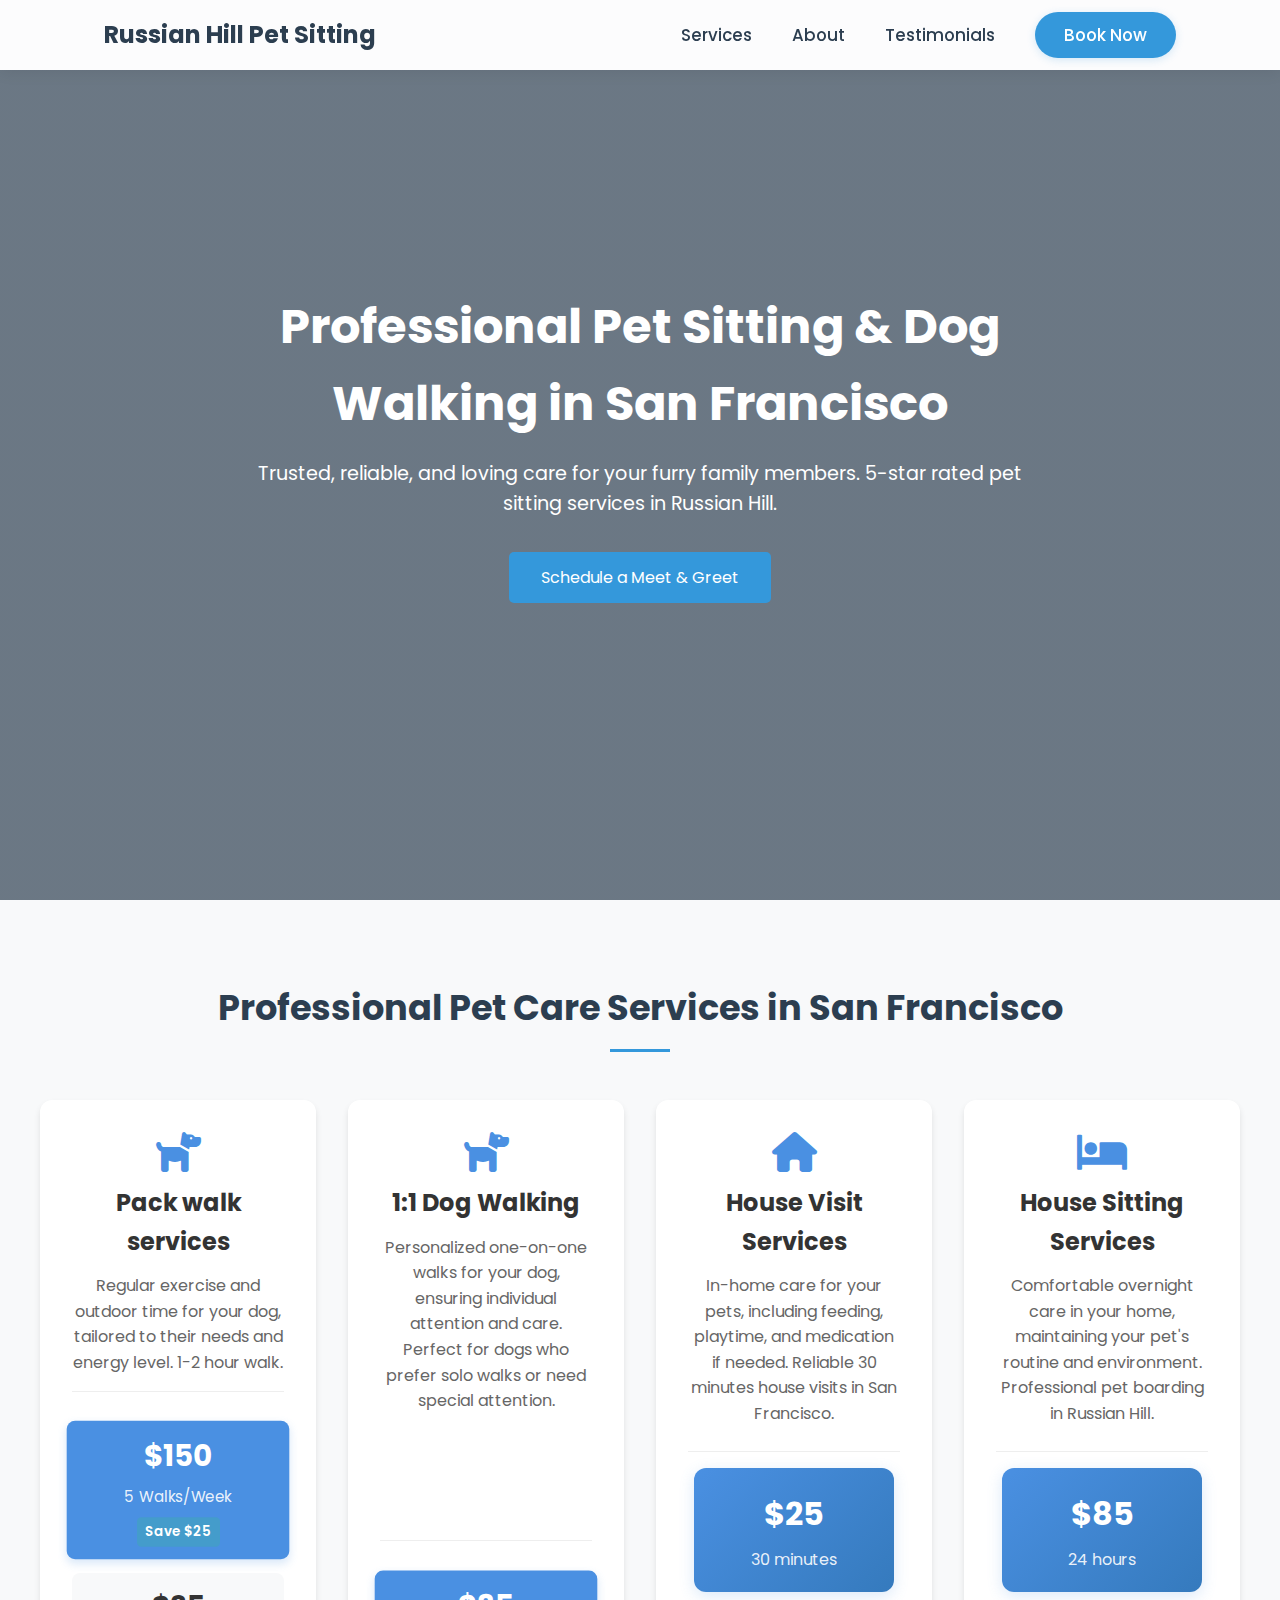
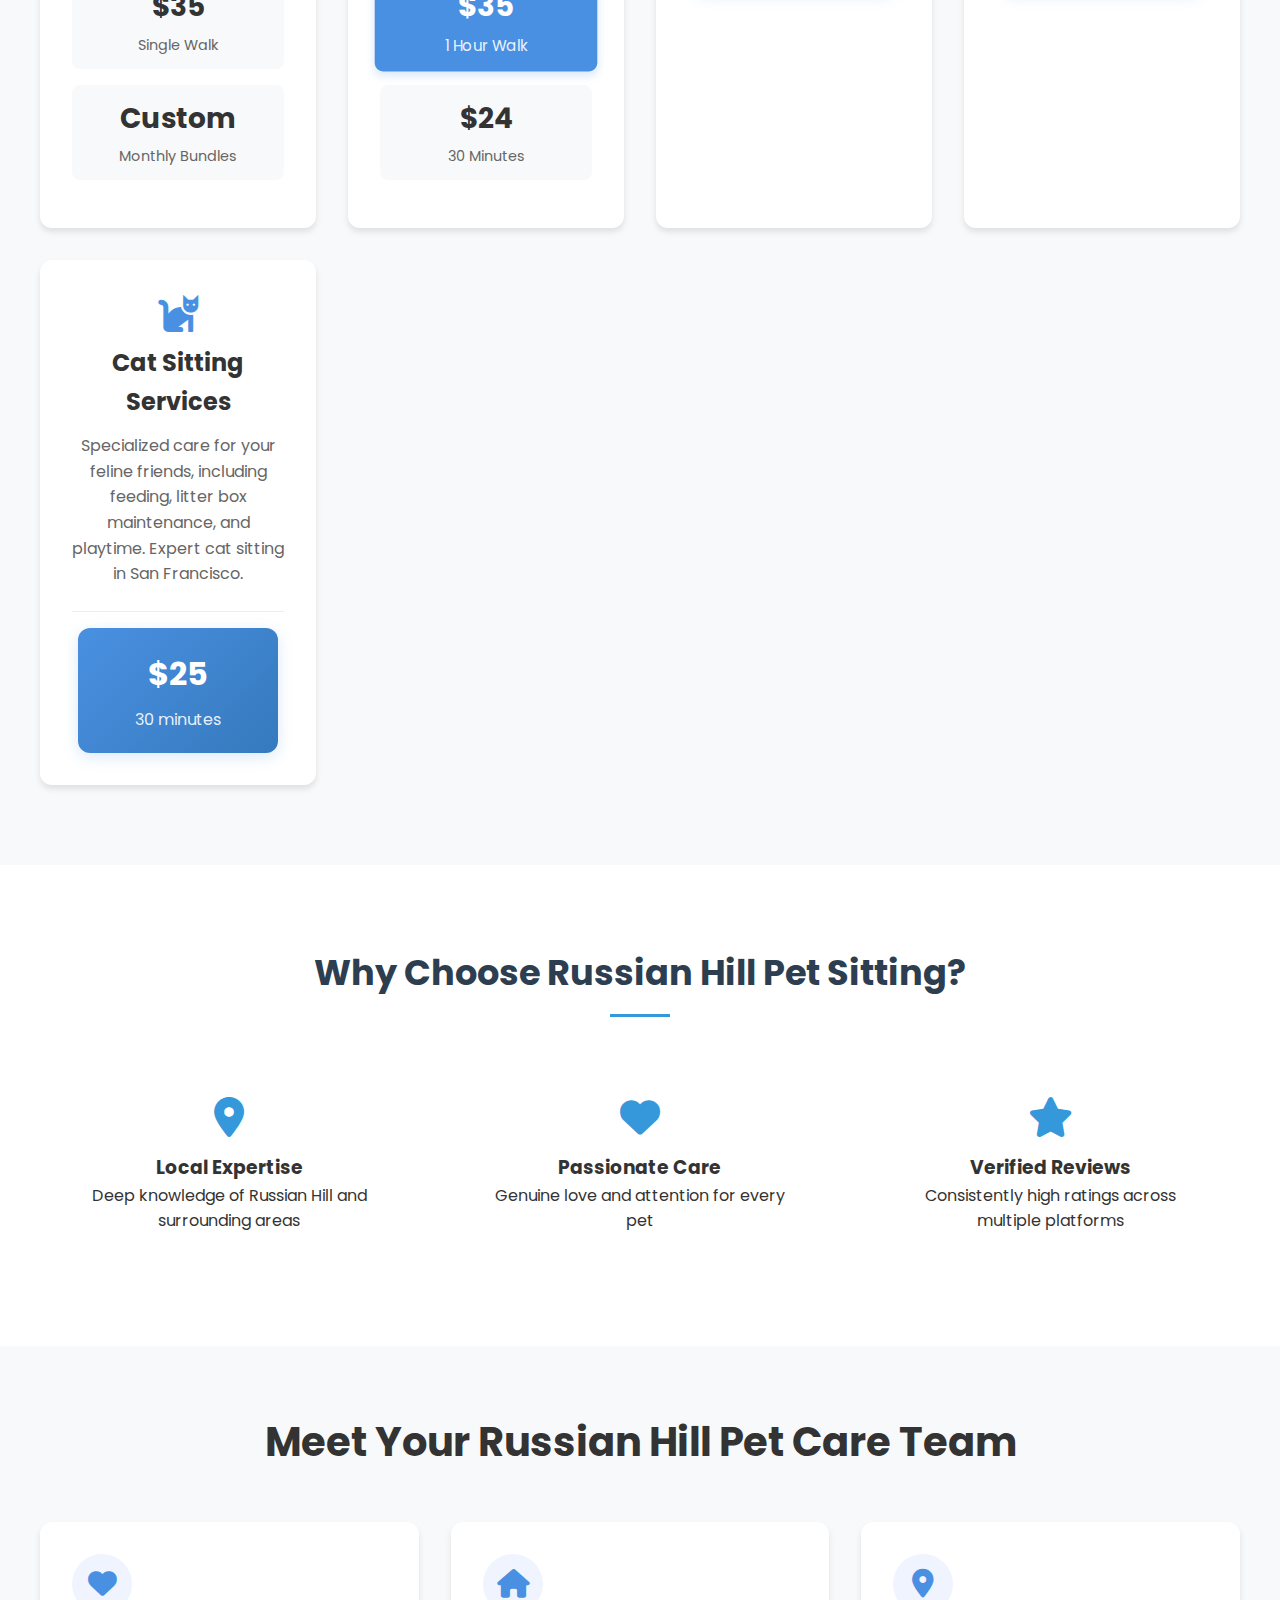
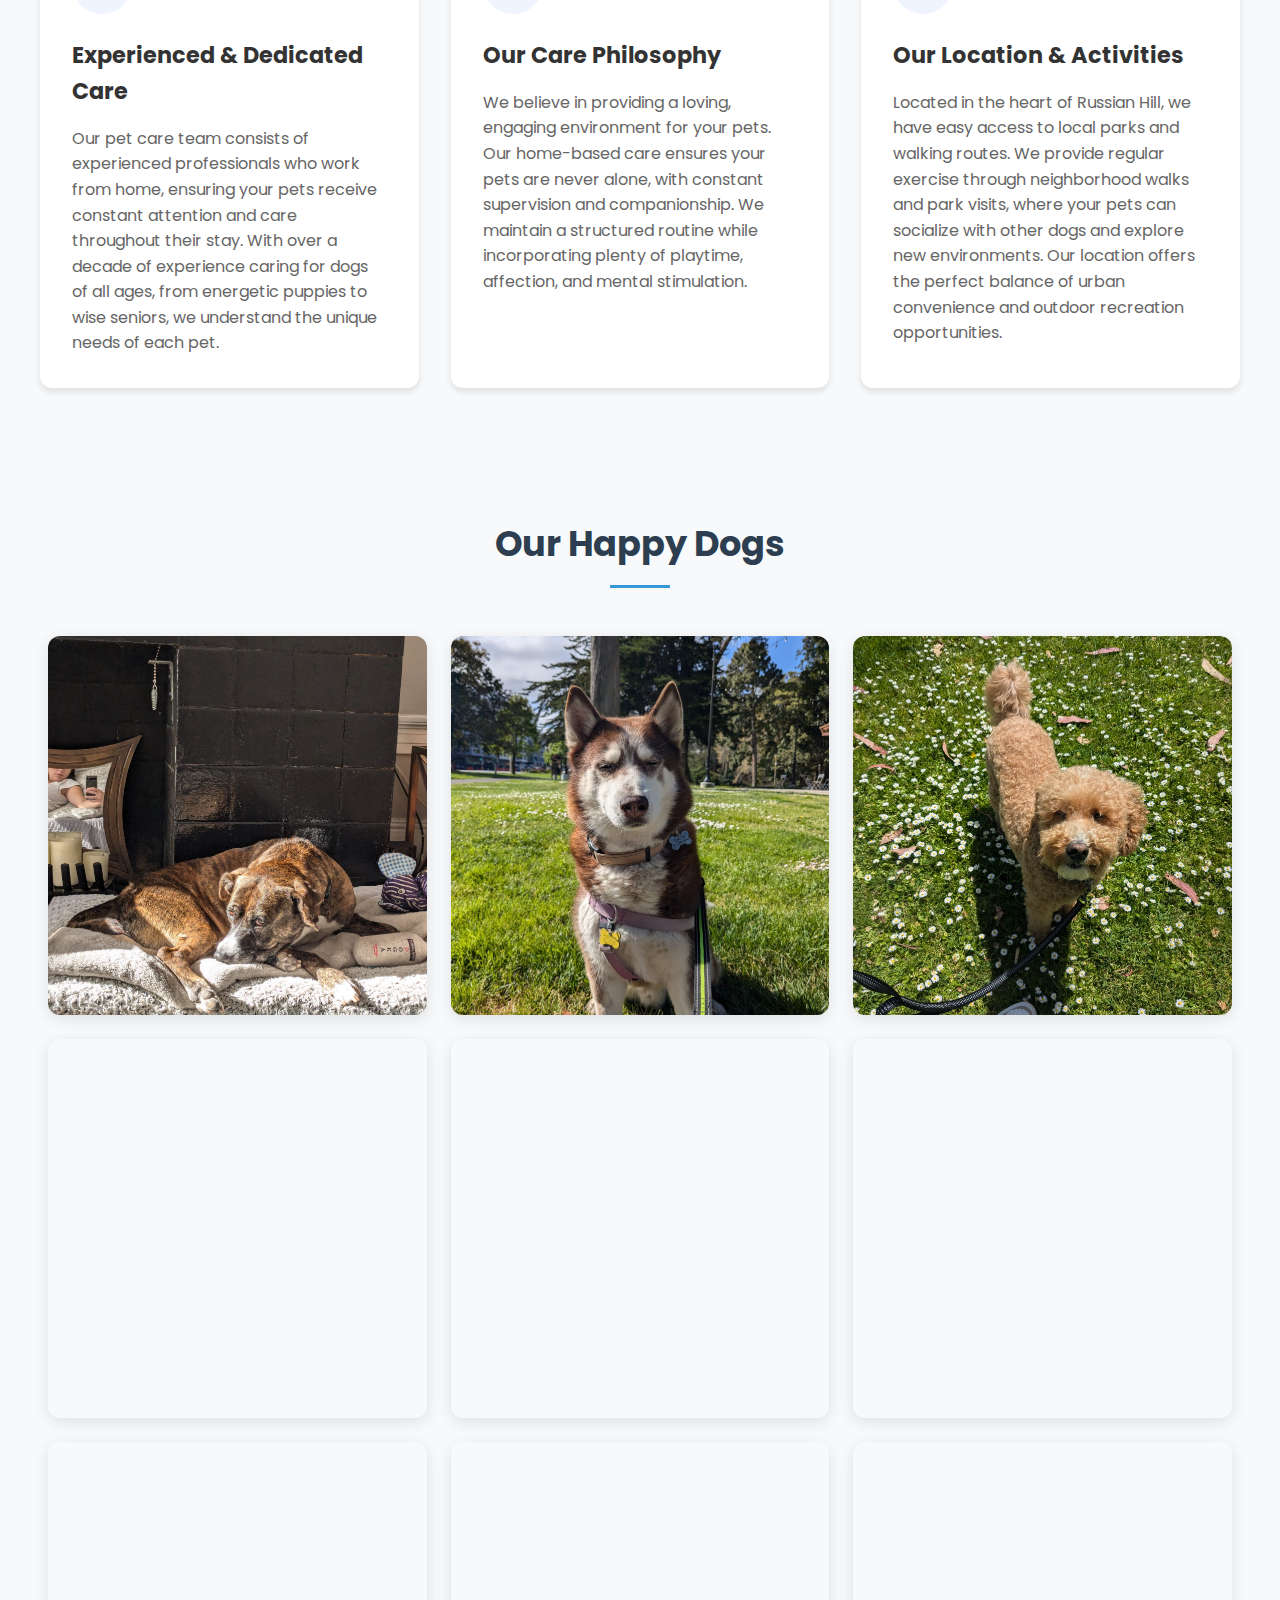
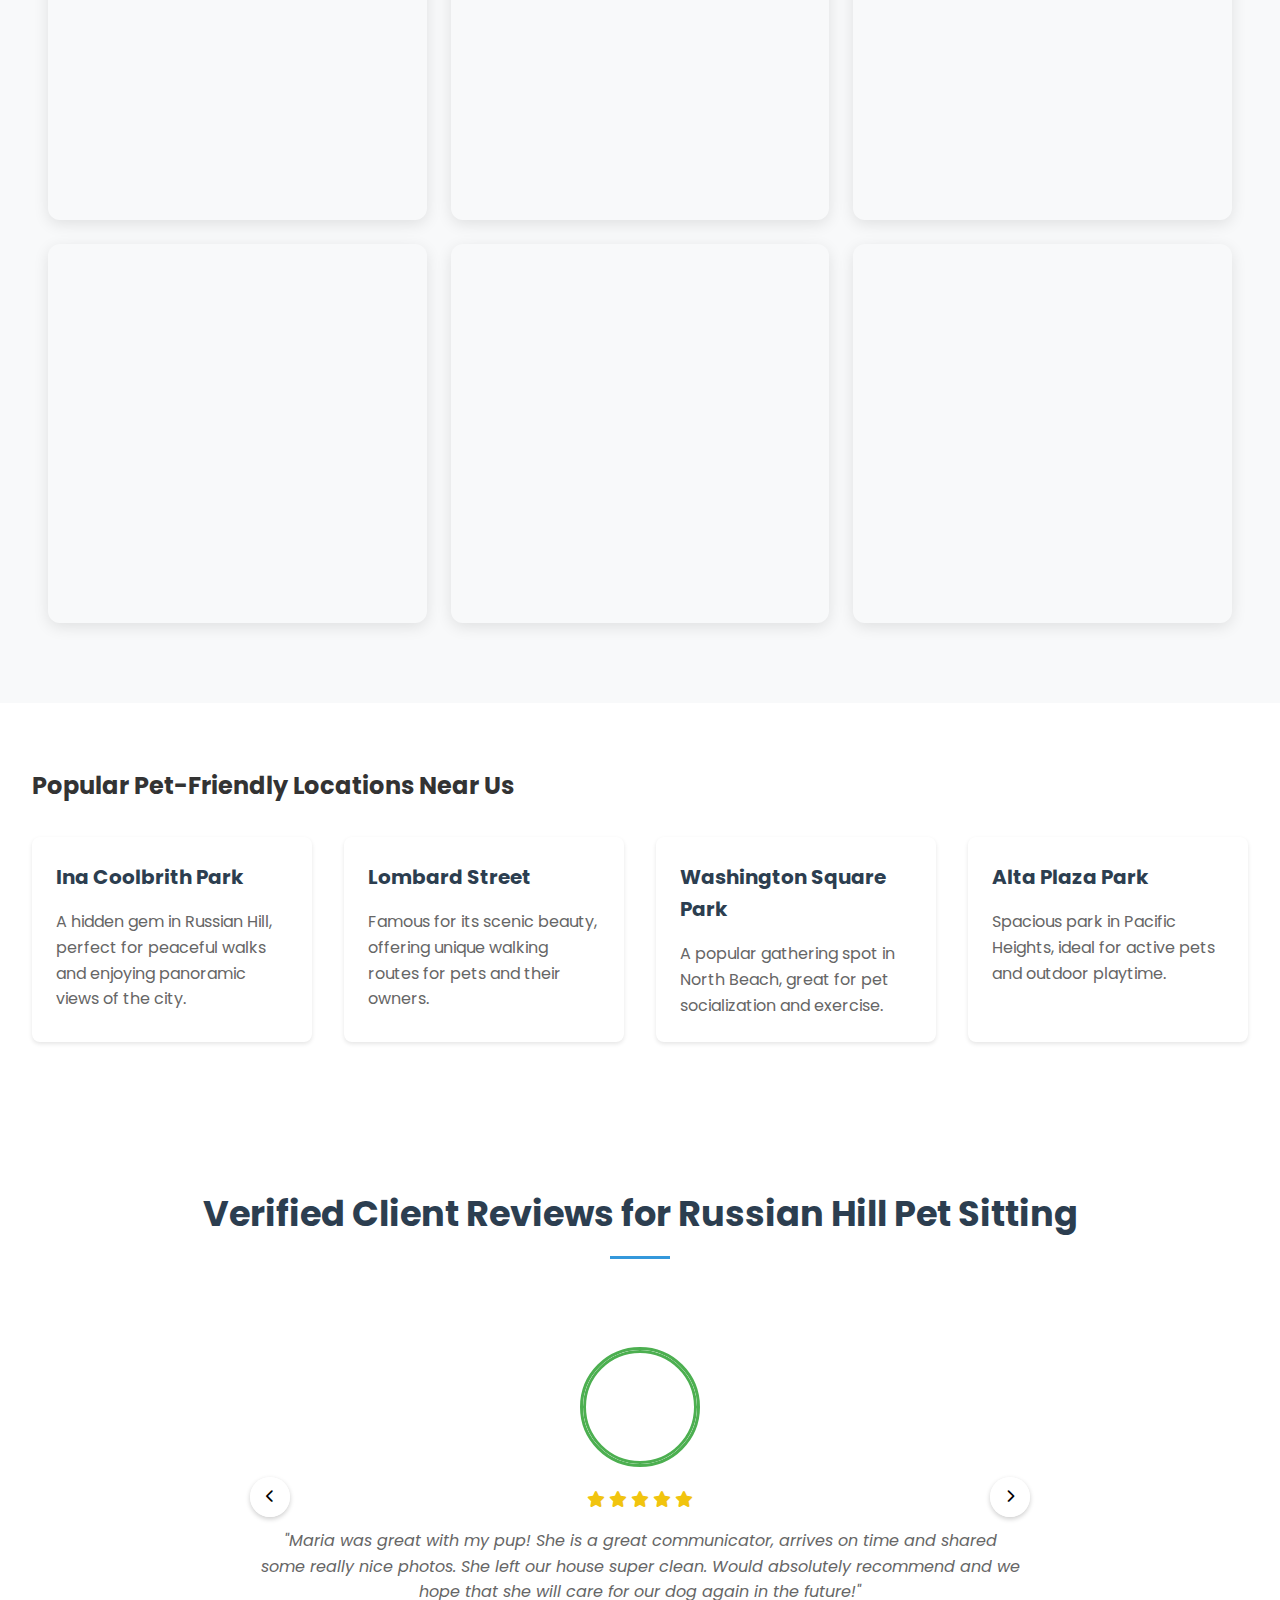
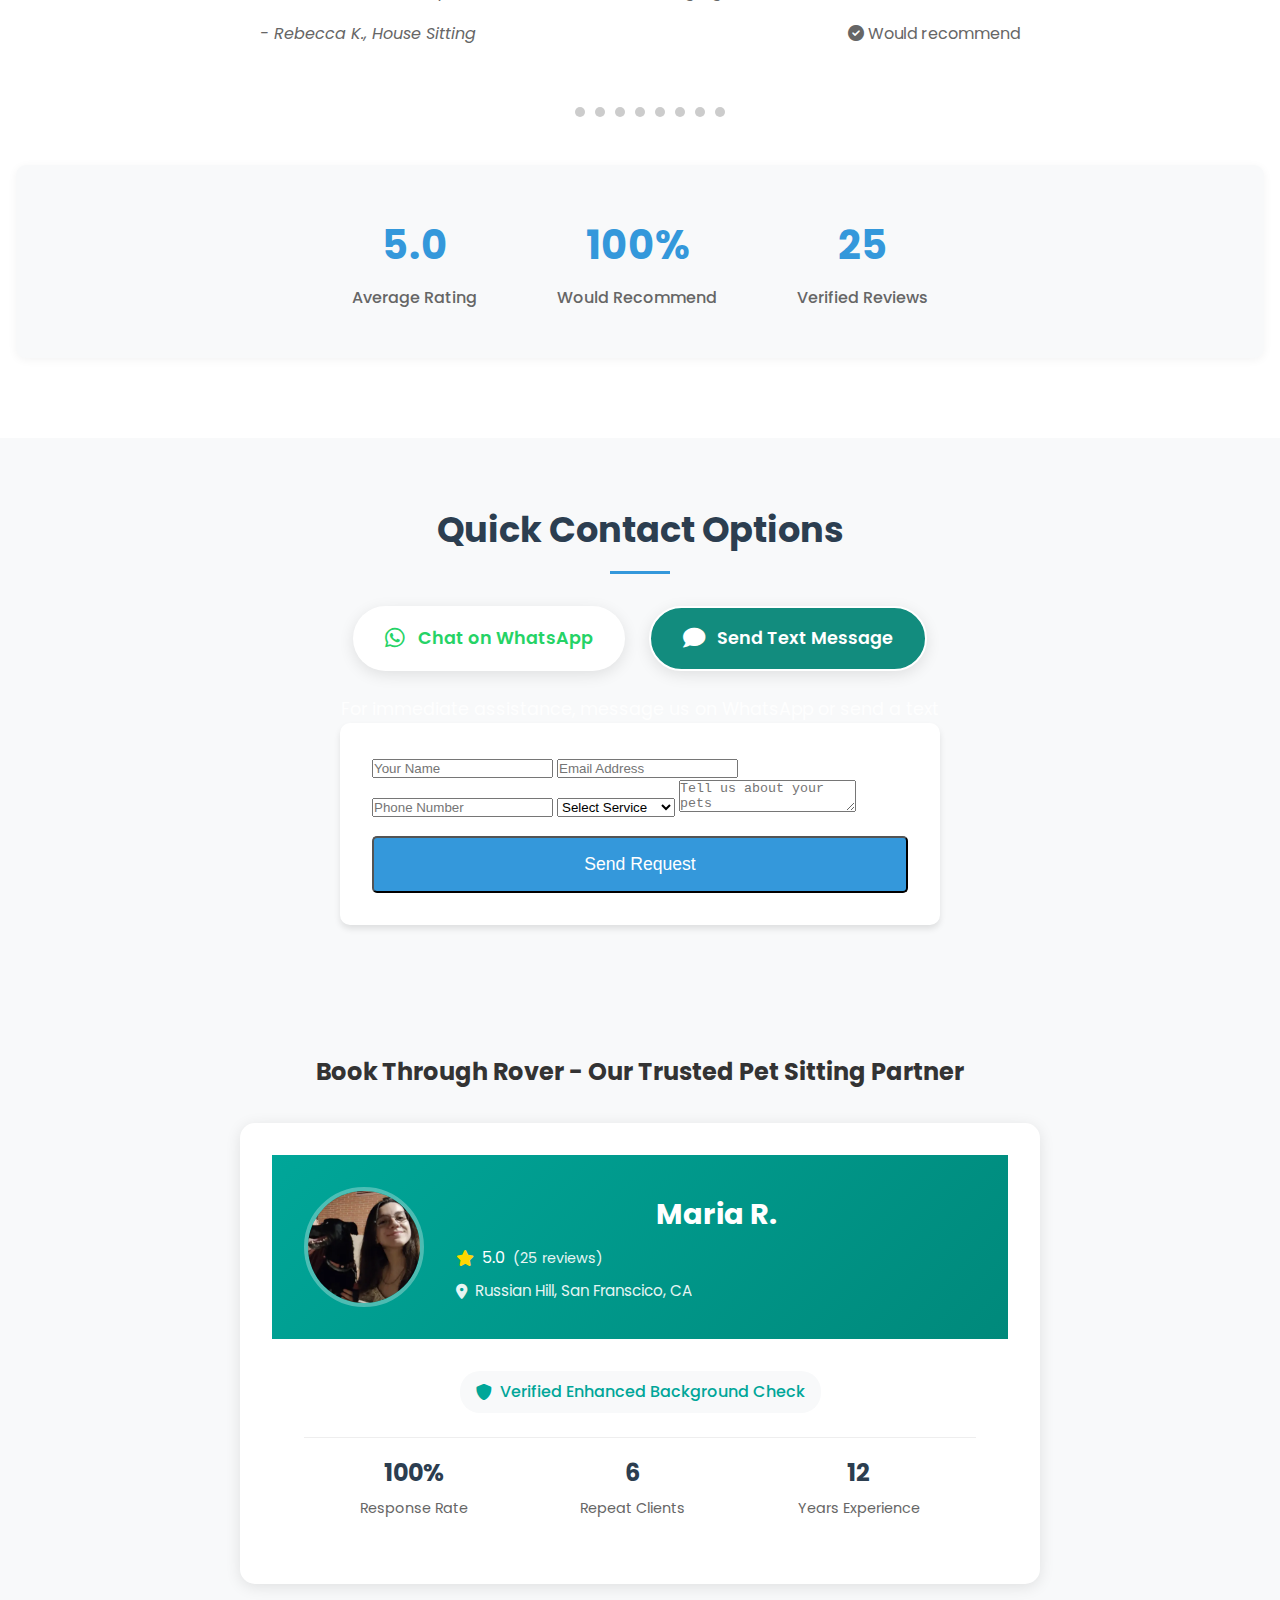
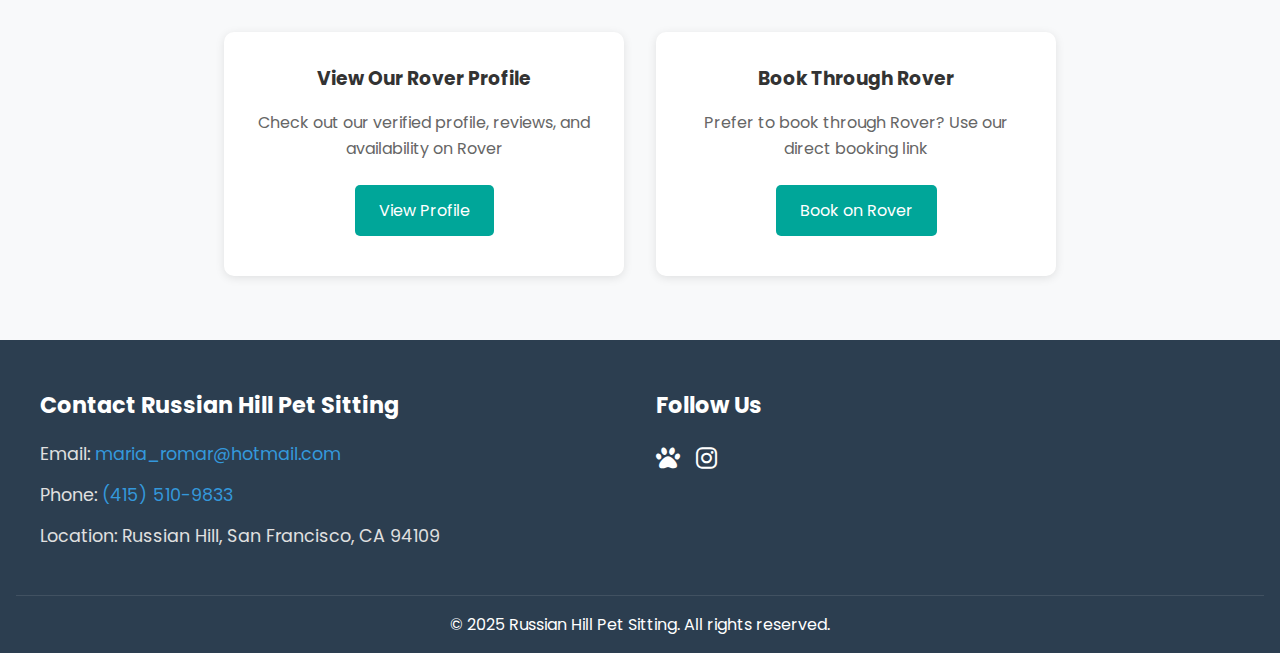
<file: index.html>
<!DOCTYPE html>
<html lang="en">
<head>
    <!-- Google Tag Manager -->
    <script>(function(w,d,s,l,i){w[l]=w[l]||[];w[l].push({'gtm.start':
    new Date().getTime(),event:'gtm.js'});var f=d.getElementsByTagName(s)[0],
    j=d.createElement(s),dl=l!='dataLayer'?'&l='+l:'';j.async=true;j.src=
    'https://www.googletagmanager.com/gtm.js?id='+i+dl;f.parentNode.insertBefore(j,f);
    })(window,document,'script','dataLayer','GTM-TW58FMGH');</script>

    <!-- Google tag (gtag.js) -->
    <script async src="https://www.googletagmanager.com/gtag/js?id=G-ZSKYM49XEN"></script>
    <script>
    window.dataLayer = window.dataLayer || [];
    function gtag(){dataLayer.push(arguments);}
    gtag('js', new Date());

    gtag('config', 'G-ZSKYM49XEN');
    </script>
    <!-- End Google Tag Manager -->
    <meta charset="UTF-8">
    <meta name="viewport" content="width=device-width, initial-scale=1.0">
    <meta name="description" content="Professional pet sitting & dog walking in Russian Hill, San Francisco. 5-star rated care for dogs & cats. Book your trusted local pet sitter today!">
    <meta name="keywords" content="pet sitting, dog walking, cat sitting, Russian Hill, San Francisco, pet boarding, house visits, professional pet care, local pet sitter, dog boarding, cat boarding">
    <meta name="author" content="Russian Hill Pet Sitting">
    <meta name="robots" content="index, follow">
    
    <!-- Open Graph / Facebook -->
    <meta property="og:type" content="website">
    <meta property="og:url" content="https://russianhillpetsitting.com/">
    <meta property="og:title" content="Russian Hill Pet Sitting & Dog Walking | Trusted Local Care">
    <meta property="og:description" content="Professional pet sitting & dog walking in Russian Hill, San Francisco. 5-star rated care for dogs & cats. Book your trusted local pet sitter today!">
    <meta property="og:image" content="assets/optimized/profile-maria.webp">

    <!-- Twitter -->
    <meta property="twitter:card" content="summary_large_image">
    <meta property="twitter:url" content="https://russianhillpetsitting.com/">
    <meta property="twitter:title" content="Russian Hill Pet Sitting & Dog Walking | Trusted Local Care">
    <meta property="twitter:description" content="Professional pet sitting & dog walking in Russian Hill, San Francisco. 5-star rated care for dogs & cats. Book your trusted local pet sitter today!">
    <meta property="twitter:image" content="assets/optimized/profile-maria.webp">

    <title>Russian Hill Pet Sitting & Dog Walking | Trusted Local Care</title>
    <link rel="icon" type="image/svg+xml" href="favicon.svg">
    <link rel="icon" type="image/png" href="assets/optimized/profile-maria-small.webp">
    <link rel="canonical" href="https://russianhillpetsitting.com/">
    <!-- Critical CSS inline -->
    <style>
        /* Add critical CSS here */
        body { margin: 0; font-family: 'Poppins', sans-serif; }
        .hero { min-height: 100vh; display: flex; align-items: center; }
        /* Add other critical styles */
    </style>
    <!-- Preload critical assets -->
    <link rel="preload" href="https://fonts.googleapis.com/css2?family=Poppins:wght@400;500;600;700&display=swap" as="style">
    <link rel="preload" href="https://cdnjs.cloudflare.com/ajax/libs/font-awesome/6.0.0/css/all.min.css" as="style">
    <!-- Defer non-critical CSS -->
    <link rel="stylesheet" href="styles.css" media="print" onload="this.media='all'">
    <link href="https://fonts.googleapis.com/css2?family=Poppins:wght@400;500;600;700&display=swap" rel="stylesheet">
    <link rel="stylesheet" href="https://cdnjs.cloudflare.com/ajax/libs/font-awesome/6.0.0/css/all.min.css">

    <!-- Schema.org markup for Google -->
    <script type="application/ld+json">
    {
        "@context": "https://schema.org",
        "@type": "LocalBusiness",
        "name": "Russian Hill Pet Sitting",
        "image": "https://russianhillpetsitting.com/assets/optimized/profile-maria.webp",
        "description": "Professional pet sitting services in Russian Hill, San Francisco. Offering dog walking, house visits, and boarding for dogs and cats.",
        "address": {
            "@type": "PostalAddress",
            "streetAddress": "Russian Hill",
            "addressLocality": "San Francisco",
            "addressRegion": "CA",
            "postalCode": "94109",
            "addressCountry": "US"
        },
        "geo": {
            "@type": "GeoCoordinates",
            "latitude": "37.8013",
            "longitude": "-122.4177"
        },
        "url": "https://russianhillpetsitting.com",
        "telephone": "+14155109833",
        "priceRange": "$$",
        "openingHoursSpecification": {
            "@type": "OpeningHoursSpecification",
            "dayOfWeek": [
                "Monday",
                "Tuesday",
                "Wednesday",
                "Thursday",
                "Friday",
                "Saturday",
                "Sunday"
            ],
            "opens": "07:00",
            "closes": "21:00"
        },
        "aggregateRating": {
            "@type": "AggregateRating",
            "ratingValue": "5.0",
            "reviewCount": "25"
        },
        "hasOfferCatalog": {
            "@type": "OfferCatalog",
            "name": "Pet Care Services",
            "itemListElement": [
                {
                    "@type": "Offer",
                    "itemOffered": {
                        "@type": "Service",
                        "name": "Dog Walking",
                        "description": "Professional dog walking services in Russian Hill"
                    },
                    "price": "30",
                    "priceCurrency": "USD",
                    "priceValidUntil": "2025-12-31"
                },
                {
                    "@type": "Offer",
                    "itemOffered": {
                        "@type": "Service",
                        "name": "House Visits",
                        "description": "In-home pet care visits in Russian Hill"
                    },
                    "price": "35",
                    "priceCurrency": "USD",
                    "priceValidUntil": "2025-12-31"
                },
                {
                    "@type": "Offer",
                    "itemOffered": {
                        "@type": "Service",
                        "name": "House Boarding",
                        "description": "Overnight pet boarding in your home"
                    },
                    "price": "85",
                    "priceCurrency": "USD",
                    "priceValidUntil": "2025-12-31"
                },
                {
                    "@type": "Offer",
                    "itemOffered": {
                        "@type": "Service",
                        "name": "Cat Sitting",
                        "description": "Professional cat sitting services in Russian Hill"
                    },
                    "price": "30",
                    "priceCurrency": "USD",
                    "priceValidUntil": "2024-12-31"
                }
            ]
        },
        "areaServed": [
            {
                "@type": "City",
                "name": "Russian Hill",
                "containedIn": "San Francisco"
            },
            {
                "@type": "City",
                "name": "Nob Hill",
                "containedIn": "San Francisco"
            },
            {
                "@type": "City",
                "name": "North Beach",
                "containedIn": "San Francisco"
            },
            {
                "@type": "City",
                "name": "Telegraph Hill",
                "containedIn": "San Francisco"
            },
            {
                "@type": "City",
                "name": "Pacific Heights",
                "containedIn": "San Francisco"
            },
            {
                "@type": "City",
                "name": "San Francisco",
                "containedIn": "California"
            }
        ]
    }
    </script>
</head>
<body>
    <!-- Google Tag Manager (noscript) -->
    <noscript><iframe src="https://www.googletagmanager.com/ns.html?id=GTM-TW58FMGH"
    height="0" width="0" style="display:none;visibility:hidden"></iframe></noscript>
    <!-- End Google Tag Manager (noscript) -->
    <header>
        <nav>
            <div class="logo"><a href="#" onclick="window.scrollTo({top: 0, behavior: 'smooth'}); return false;">Russian Hill Pet Sitting</a></div>
            <ul class="nav-links">
                <li><a href="#services">Services</a></li>
                <li><a href="#about">About</a></li>
                <li><a href="#testimonials">Testimonials</a></li>
                <li><a href="#contact" class="cta-button">Book Now</a></li>
            </ul>
        </nav>
    </header>

    <main>
        <section class="hero" aria-label="Main hero section">
            <div class="hero-content">
                <h1>Professional Pet Sitting & Dog Walking in San Francisco</h1>
                <p>Trusted, reliable, and loving care for your furry family members. 5-star rated pet sitting services in Russian Hill.</p>
                <a href="#contact" class="cta-button" aria-label="Schedule a Meet & Greet">Schedule a Meet & Greet</a>
            </div>
        </section>

        <section id="services" class="services" aria-label="Our pet care services">
            <h2>Professional Pet Care Services in San Francisco</h2>
            <div class="service-grid">
                <div class="service-card">
                    <i class="fas fa-dog" aria-hidden="true"></i>
                    <h3>Pack walk services</h3>
                    <p>Regular exercise and outdoor time for your dog, tailored to their needs and energy level. 1-2 hour walk.</p>
                    <div class="pricing-info">
                        <div class="price-option featured">
                            <span class="price">$150</span>
                            <span class="price-label">5 Walks/Week</span>
                            <span class="price-save">Save $25</span>
                        </div>
                        <div class="price-option">
                            <span class="price">$35</span>
                            <span class="price-label">Single Walk</span>
                        </div>
                        <div class="price-option">
                            <span class="price">Custom</span>
                            <span class="price-label">Monthly Bundles</span>
                        </div>
                    </div>
                </div>
                <div class="service-card">
                    <i class="fas fa-dog" aria-hidden="true"></i>
                    <h3>1:1 Dog Walking</h3>
                    <p>Personalized one-on-one walks for your dog, ensuring individual attention and care. Perfect for dogs who prefer solo walks or need special attention.</p>
                    <div class="pricing-info">
                        <div class="price-option featured">
                            <span class="price">$35</span>
                            <span class="price-label">1 Hour Walk</span>
                        </div>
                        <div class="price-option">
                            <span class="price">$24</span>
                            <span class="price-label">30 Minutes</span>
                        </div>
                    </div>
                </div>
                <div class="service-card">
                    <i class="fas fa-home" aria-hidden="true"></i>
                    <h3>House Visit Services</h3>
                    <p>In-home care for your pets, including feeding, playtime, and medication if needed. Reliable 30 minutes house visits in San Francisco.</p>
                    <div class="pricing-info">
                        <div class="price-option featured">
                            <span class="price">$25</span>
                            <span class="price-label">30 minutes</span>
                        </div>
                    </div>
                </div>
                <div class="service-card">
                    <i class="fas fa-bed" aria-hidden="true"></i>
                    <h3>House Sitting Services</h3>
                    <p>Comfortable overnight care in your home, maintaining your pet's routine and environment. Professional pet boarding in Russian Hill.</p>
                    <div class="pricing-info">
                        <div class="price-option featured">
                            <span class="price">$85</span>
                            <span class="price-label">24 hours</span>
                        </div>
                    </div>
                </div>
                <div class="service-card">
                    <i class="fas fa-cat" aria-hidden="true"></i>
                    <h3>Cat Sitting Services</h3>
                    <p>Specialized care for your feline friends, including feeding, litter box maintenance, and playtime. Expert cat sitting in San Francisco.</p>
                    <div class="pricing-info">
                        <div class="price-option featured">
                            <span class="price">$25</span>
                            <span class="price-label">30 minutes</span>
                        </div>
                    </div>
                </div>
            </div>
        </section>

        <section id="about" class="about">
            <h2>Why Choose Russian Hill Pet Sitting?</h2>
            <div class="features">
                <div class="feature">
                    <i class="fas fa-map-marker-alt"></i>
                    <h3>Local Expertise</h3>
                    <p>Deep knowledge of Russian Hill and surrounding areas</p>
                </div>
                <div class="feature">
                    <i class="fas fa-heart"></i>
                    <h3>Passionate Care</h3>
                    <p>Genuine love and attention for every pet</p>
                </div>
                <div class="feature">
                    <i class="fas fa-star"></i>
                    <h3>Verified Reviews</h3>
                    <p>Consistently high ratings across multiple platforms</p>
                </div>
            </div>
        </section>

        <section class="about-sitters">
            <h2>Meet Your Russian Hill Pet Care Team</h2>
            <div class="sitter-info">
                <div class="sitter-grid">
                    <div class="sitter-card">
                        <div class="card-icon">
                            <i class="fas fa-heart"></i>
                        </div>
                        <h3>Experienced & Dedicated Care</h3>
                        <p>Our pet care team consists of experienced professionals who work from home, ensuring your pets receive constant attention and care throughout their stay. With over a decade of experience caring for dogs of all ages, from energetic puppies to wise seniors, we understand the unique needs of each pet.</p>
                    </div>
                    
                    <div class="sitter-card">
                        <div class="card-icon">
                            <i class="fas fa-home"></i>
                        </div>
                        <h3>Our Care Philosophy</h3>
                        <p>We believe in providing a loving, engaging environment for your pets. Our home-based care ensures your pets are never alone, with constant supervision and companionship. We maintain a structured routine while incorporating plenty of playtime, affection, and mental stimulation.</p>
                    </div>
                    
                    <div class="sitter-card">
                        <div class="card-icon">
                            <i class="fas fa-map-marker-alt"></i>
                        </div>
                        <h3>Our Location & Activities</h3>
                        <p>Located in the heart of Russian Hill, we have easy access to local parks and walking routes. We provide regular exercise through neighborhood walks and park visits, where your pets can socialize with other dogs and explore new environments. Our location offers the perfect balance of urban convenience and outdoor recreation opportunities.</p>
                    </div>
                </div>
            </div>
        </section>


        <section class="photo-grid" aria-label="Photo grid gallery">
            <h2>Our Happy Dogs</h2>
            <div class="grid-container desktop-only">
                <div class="grid-item">
                    <img src="assets/optimized/dogs/dog-photo-1-small.webp" 
                         srcset="assets/optimized/dogs/dog-photo-1-small.webp 300w,
                                 assets/dogs/dog-photo-1.jpeg 800w"
                         sizes="(max-width: 768px) 300px, 800px"
                         alt="Happy dog playing in the park" 
                         loading="lazy">
                    <div class="grid-caption">Playful moments in the park</div>
                </div>
                <div class="grid-item">
                    <img src="assets/optimized/dogs/dog-photo-2-small.webp"
                         srcset="assets/optimized/dogs/dog-photo-2-small.webp 300w,
                                 assets/dogs/dog-photo-2.jpeg 800w"
                         sizes="(max-width: 768px) 300px, 800px"
                         alt="Dog enjoying a walk" 
                         loading="lazy">
                    <div class="grid-caption">Daily walks and exercise</div>
                </div>
                <div class="grid-item">
                    <img src="assets/optimized/dogs/dog-photo-3-small.webp"
                         srcset="assets/optimized/dogs/dog-photo-3-small.webp 300w,
                                 assets/dogs/dog-photo-3.jpeg 800w"
                         sizes="(max-width: 768px) 300px, 800px"
                         alt="Dog socializing with friends" 
                         loading="lazy">
                    <div class="grid-caption">Making new friends</div>
                </div>
                <div class="grid-item">
                    <img src="assets/optimized/dogs/dog-photo-4-small.webp"
                         srcset="assets/optimized/dogs/dog-photo-4-small.webp 300w,
                                 assets/dogs/dog-photo-4.jpeg 800w"
                         sizes="(max-width: 768px) 300px, 800px"
                         alt="Dog relaxing at home" 
                         loading="lazy">
                    <div class="grid-caption">Comfortable home care</div>
                </div>
                <div class="grid-item">
                    <img src="assets/optimized/dogs/dog-photo-5-small.webp"
                         srcset="assets/optimized/dogs/dog-photo-5-small.webp 300w,
                                 assets/dogs/dog-photo-5.jpeg 800w"
                         sizes="(max-width: 768px) 300px, 800px"
                         alt="Dog playing with toys" 
                         loading="lazy">
                    <div class="grid-caption">Fun playtime activities</div>
                </div>
                <div class="grid-item">
                    <img src="assets/optimized/dogs/dog-photo-6-small.webp"
                         srcset="assets/optimized/dogs/dog-photo-6-small.webp 300w,
                                 assets/dogs/dog-photo-6.jpeg 800w"
                         sizes="(max-width: 768px) 300px, 800px"
                         alt="Dog enjoying treats" 
                         loading="lazy">
                    <div class="grid-caption">Special treats and care</div>
                </div>
                <div class="grid-item">
                    <img src="assets/optimized/dogs/dog-photo-7-small.webp"
                         srcset="assets/optimized/dogs/dog-photo-7-small.webp 300w,
                                 assets/dogs/dog-photo-7.jpeg 800w"
                         sizes="(max-width: 768px) 300px, 800px"
                         alt="Dog on a walk" 
                         loading="lazy">
                    <div class="grid-caption">Exploring the neighborhood</div>
                </div>
                <div class="grid-item">
                    <img src="assets/optimized/dogs/dog-photo-8-small.webp"
                         srcset="assets/optimized/dogs/dog-photo-8-small.webp 300w,
                                 assets/dogs/dog-photo-8.jpeg 800w"
                         sizes="(max-width: 768px) 300px, 800px"
                         alt="Dog playing fetch" 
                         loading="lazy">
                    <div class="grid-caption">Active play sessions</div>
                </div>
                <div class="grid-item">
                    <img src="assets/optimized/dogs/dog-photo-12-small.webp"
                         srcset="assets/optimized/dogs/dog-photo-12-small.webp 300w,
                                 assets/dogs/dog-photo-12.jpeg 800w"
                         sizes="(max-width: 768px) 300px, 800px"
                         alt="Dog relaxing" 
                         loading="lazy">
                    <div class="grid-caption">Peaceful rest time</div>
                </div>
                <div class="grid-item">
                    <img src="assets/optimized/dogs/dog-photo-10-small.webp"
                         srcset="assets/optimized/dogs/dog-photo-10-small.webp 300w,
                                 assets/dogs/dog-photo-10.jpeg 800w"
                         sizes="(max-width: 768px) 300px, 800px"
                         alt="Dog with friends" 
                         loading="lazy">
                    <div class="grid-caption">Social playtime</div>
                </div>
                <div class="grid-item">
                    <img src="assets/optimized/dogs/dog-photo-11-small.webp"
                         srcset="assets/optimized/dogs/dog-photo-11-small.webp 300w,
                                 assets/dogs/dog-photo-11.jpeg 800w"
                         sizes="(max-width: 768px) 300px, 800px"
                         alt="Dog enjoying attention" 
                         loading="lazy">
                    <div class="grid-caption">Loving care and attention</div>
                </div>
                <div class="grid-item">
                    <img src="assets/optimized/dogs/dog-photo-13-small.webp"
                         srcset="assets/optimized/dogs/dog-photo-13-small.webp 300w,
                                 assets/dogs/dog-photo-13.jpeg 800w"
                         sizes="(max-width: 768px) 300px, 800px"
                         alt="Dog enjoying attention" 
                         loading="lazy">
                    <div class="grid-caption">Loving care and attention</div>
                </div>
            </div>
            
        </section>

        <section class="local-landmarks" aria-label="Local landmarks">
            <h2>Popular Pet-Friendly Locations Near Us</h2>
            <div class="landmarks-grid">
                <div class="landmark-card">
                    <h3>Ina Coolbrith Park</h3>
                    <p>A hidden gem in Russian Hill, perfect for peaceful walks and enjoying panoramic views of the city.</p>
                </div>
                <div class="landmark-card">
                    <h3>Lombard Street</h3>
                    <p>Famous for its scenic beauty, offering unique walking routes for pets and their owners.</p>
                </div>
                <div class="landmark-card">
                    <h3>Washington Square Park</h3>
                    <p>A popular gathering spot in North Beach, great for pet socialization and exercise.</p>
                </div>
                <div class="landmark-card">
                    <h3>Alta Plaza Park</h3>
                    <p>Spacious park in Pacific Heights, ideal for active pets and outdoor playtime.</p>
                </div>
            </div>
        </section>

        <section id="testimonials" class="testimonials" aria-label="Client testimonials">
            <h2>Verified Client Reviews for Russian Hill Pet Sitting</h2>
            <div class="testimonial-slider">
                <button class="slider-nav prev" aria-label="Previous testimonial">
                    <i class="fas fa-chevron-left"></i>
                </button>
                <div class="testimonial-container">
                    <div class="testimonial">
                        <div class="testimonial-image">
                            <img src="assets/optimized/russian-hill-pet-sitting-client-rebecca-small.webp" 
                                 srcset="assets/optimized/russian-hill-pet-sitting-client-rebecca-small.webp 300w,
                                         assets/optimized/russian-hill-pet-sitting-client-rebecca.webp 668w"
                                 sizes="(max-width: 768px) 300px, 668px"
                                 alt="Rebecca K. - Happy client with her dog at Russian Hill Pet Sitting"
                                 loading="lazy"
                                 class="testimonial-image">
                        </div>
                        <div class="rating">
                            <i class="fas fa-star"></i>
                            <i class="fas fa-star"></i>
                            <i class="fas fa-star"></i>
                            <i class="fas fa-star"></i>
                            <i class="fas fa-star"></i>
                        </div>
                        <p>"Maria was great with my pup! She is a great communicator, arrives on time and shared some really nice photos. She left our house super clean. Would absolutely recommend and we hope that she will care for our dog again in the future!"</p>
                        <div class="testimonial-meta">
                            <cite>- Rebecca K., House Sitting</cite>
                            <span class="recommend"><i class="fas fa-check-circle"></i> Would recommend</span>
                        </div>
                    </div>
                    <div class="testimonial">
                        <div class="testimonial-image">
                            <img src="assets/optimized/russian-hill-pet-sitting-client-ally-small.webp"
                                 srcset="assets/optimized/russian-hill-pet-sitting-client-ally-small.webp 300w,
                                         assets/optimized/russian-hill-pet-sitting-client-ally.webp 96w"
                                 sizes="(max-width: 768px) 300px, 96px"
                                 alt="Neha D. - Satisfied client with her pet at Russian Hill Pet Sitting"
                                 loading="lazy"
                                 class="testimonial-image">
                        </div>
                        <div class="rating">
                            <i class="fas fa-star"></i>
                            <i class="fas fa-star"></i>
                            <i class="fas fa-star"></i>
                            <i class="fas fa-star"></i>
                            <i class="fas fa-star"></i>
                        </div>
                        <p>"Maria took great care of Auggie and kept us updated regularly with lots of great pictures. She communicated efficiently and followed all instructions. The house also looked better than we left it!"</p>
                        <div class="testimonial-meta">
                            <cite>- Neha D., House Sitting</cite>
                            <span class="recommend"><i class="fas fa-check-circle"></i> Would recommend</span>
                        </div>
                    </div>
                    <div class="testimonial">
                        <div class="testimonial-image">
                            <img src="assets/optimized/russian-hill-pet-sitting-client-chris-small.webp"
                                 srcset="assets/optimized/russian-hill-pet-sitting-client-chris-small.webp 300w,
                                         assets/optimized/russian-hill-pet-sitting-client-chris.webp 96w"
                                 sizes="(max-width: 768px) 300px, 96px"
                                 alt="Christiane C. - Happy dog owner with her pet at Russian Hill Pet Sitting"
                                 loading="lazy"
                                 class="testimonial-image">
                        </div>
                        <div class="rating">
                            <i class="fas fa-star"></i>
                            <i class="fas fa-star"></i>
                            <i class="fas fa-star"></i>
                            <i class="fas fa-star"></i>
                            <i class="fas fa-star"></i>
                        </div>
                        <p>"María took such great care of our dog Rue! Communication was easy and they sent updates frequently."</p>
                        <div class="testimonial-meta">
                            <cite>- Christiane C., Dog Boarding</cite>
                            <span class="recommend"><i class="fas fa-check-circle"></i> Would recommend</span>
                        </div>
                    </div>
                    <div class="testimonial">
                        <div class="testimonial-image">
                            <img src="assets/optimized/russian-hill-pet-sitting-client-robert-small.webp"
                                 srcset="assets/optimized/russian-hill-pet-sitting-client-robert-small.webp 300w,
                                         assets/optimized/russian-hill-pet-sitting-client-robert.webp 96w"
                                 sizes="(max-width: 768px) 300px, 96px"
                                 alt="Alexander B. - Client with his dog Paloma at Russian Hill Pet Sitting"
                                 loading="lazy"
                                 class="testimonial-image">
                        </div>
                        <div class="rating">
                            <i class="fas fa-star"></i>
                            <i class="fas fa-star"></i>
                            <i class="fas fa-star"></i>
                            <i class="fas fa-star"></i>
                            <i class="fas fa-star"></i>
                        </div>
                        <p>"Paloma seemed to really like Maria and her husband. We appreciate you taking great care of our pup!"</p>
                        <div class="testimonial-meta">
                            <cite>- Alexander B., Doggy Day Care</cite>
                            <span class="recommend"><i class="fas fa-check-circle"></i> Would recommend</span>
                        </div>
                    </div>
                    <div class="testimonial">
                        <div class="testimonial-image">
                            <img src="assets/optimized/san-francisco-pet-sitting-client-alyn-small.webp"
                                 srcset="assets/optimized/san-francisco-pet-sitting-client-alyn-small.webp 300w,
                                         assets/optimized/san-francisco-pet-sitting-client-alyn.webp 96w"
                                 sizes="(max-width: 768px) 300px, 96px"
                                 alt="Maya H. - Satisfied dog owner at Russian Hill Pet Sitting"
                                 loading="lazy"
                                 class="testimonial-image">
                        </div>
                        <div class="rating">
                            <i class="fas fa-star"></i>
                            <i class="fas fa-star"></i>
                            <i class="fas fa-star"></i>
                            <i class="fas fa-star"></i>
                            <i class="fas fa-star"></i>
                        </div>
                        <p>"Great I was running late and she was so sweet!"</p>
                        <div class="testimonial-meta">
                            <cite>- Maya H., Dog Boarding</cite>
                            <span class="recommend"><i class="fas fa-check-circle"></i> Would recommend</span>
                        </div>
                    </div>
                    <div class="testimonial">
                        <div class="testimonial-image">
                            <img src="assets/optimized/russian-hill-pet-sitting-client-carlos-small.webp"
                                 srcset="assets/optimized/russian-hill-pet-sitting-client-carlos-small.webp 300w,
                                         assets/optimized/russian-hill-pet-sitting-client-carlos.webp 96w"
                                 sizes="(max-width: 768px) 300px, 96px"
                                 alt="Avvim F. - Happy client with their dog at Russian Hill Pet Sitting"
                                 loading="lazy"
                                 class="testimonial-image">
                        </div>
                        <div class="rating">
                            <i class="fas fa-star"></i>
                            <i class="fas fa-star"></i>
                            <i class="fas fa-star"></i>
                            <i class="fas fa-star"></i>
                            <i class="fas fa-star"></i>
                        </div>
                        <p>"Great, communicative sitter for boarding, would happily recommend to others!"</p>
                        <div class="testimonial-meta">
                            <cite>- Avvim F., Dog Boarding</cite>
                            <span class="recommend"><i class="fas fa-check-circle"></i> Would recommend</span>
                        </div>
                    </div>
                    <div class="testimonial">
                        <div class="testimonial-image">
                            <img src="assets/optimized/russian-hill-pet-sitting-client-paul-small.webp"
                                 srcset="assets/optimized/russian-hill-pet-sitting-client-paul-small.webp 300w,
                                         assets/optimized/russian-hill-pet-sitting-client-paul.webp 96w"
                                 sizes="(max-width: 768px) 300px, 96px"
                                 alt="Katherine D. - Satisfied dog owner at Russian Hill Pet Sitting"
                                 loading="lazy"
                                 class="testimonial-image">
                        </div>
                        <div class="rating">
                            <i class="fas fa-star"></i>
                            <i class="fas fa-star"></i>
                            <i class="fas fa-star"></i>
                            <i class="fas fa-star"></i>
                            <i class="fas fa-star"></i>
                        </div>
                        <p>"Very friendly and had lots of patience. Awesome with communication and overall great experience. Thank you again!"</p>
                        <div class="testimonial-meta">
                            <cite>- Katherine D., Doggy Day Care</cite>
                            <span class="recommend"><i class="fas fa-check-circle"></i> Would recommend</span>
                        </div>
                    </div>
                    <div class="testimonial">
                        <div class="testimonial-image">
                            <img src="assets/optimized/russian-hill-pet-sitting-client-rebecca-small.webp"
                                 srcset="assets/optimized/russian-hill-pet-sitting-client-rebecca-small.webp 300w,
                                         assets/optimized/russian-hill-pet-sitting-client-rebecca.webp 96w"
                                 sizes="(max-width: 768px) 300px, 96px"
                                 alt="Taylor B. - Happy client with their dog at Russian Hill Pet Sitting"
                                 loading="lazy"
                                 class="testimonial-image">
                        </div>
                        <div class="rating">
                            <i class="fas fa-star"></i>
                            <i class="fas fa-star"></i>
                            <i class="fas fa-star"></i>
                            <i class="fas fa-star"></i>
                            <i class="fas fa-star"></i>
                        </div>
                        <p>"My pet sitter fell through and Maria accommodated a very last minute request, saving me! She was very communicative and took great care of my dog while I was away."</p>
                        <div class="testimonial-meta">
                            <cite>- Taylor B., Dog Boarding</cite>
                            <span class="recommend"><i class="fas fa-check-circle"></i> Would recommend</span>
                        </div>
                    </div>
                    <div class="testimonial">
                        <div class="testimonial-image">
                            <img src="assets/optimized/russian-hill-pet-sitting-client-ally-small.webp"
                                 srcset="assets/optimized/russian-hill-pet-sitting-client-ally-small.webp 300w,
                                         assets/optimized/russian-hill-pet-sitting-client-ally.webp 96w"
                                 sizes="(max-width: 768px) 300px, 96px"
                                 alt="Lanhee L. - Client with their two dogs at Russian Hill Pet Sitting"
                                 loading="lazy"
                                 class="testimonial-image">
                        </div>
                        <div class="rating">
                            <i class="fas fa-star"></i>
                            <i class="fas fa-star"></i>
                            <i class="fas fa-star"></i>
                            <i class="fas fa-star"></i>
                            <i class="fas fa-star"></i>
                        </div>
                        <p>"Quick response and provided photos during stay! Thank you so much Maria for watching our two dogs! ❤️"</p>
                        <div class="testimonial-meta">
                            <cite>- Lanhee L., Doggy Day Care</cite>
                            <span class="recommend"><i class="fas fa-check-circle"></i> Would recommend</span>
                        </div>
                    </div>
                </div>
                <button class="slider-nav next" aria-label="Next testimonial">
                    <i class="fas fa-chevron-right"></i>
                </button>
            </div>
            <div class="slider-dots"></div>
            <div class="testimonial-summary">
                <div class="summary-item">
                    <span class="number">5.0</span>
                    <span class="label">Average Rating</span>
                </div>
                <div class="summary-item">
                    <span class="number">100%</span>
                    <span class="label">Would Recommend</span>
                </div>
                <div class="summary-item">
                    <span class="number">25</span>
                    <span class="label">Verified Reviews</span>
                </div>
            </div>
        </section>

        <section id="contact" class="contact" aria-label="Contact and booking information">
            <h2>Quick Contact Options</h2>
            <div class="whatsapp-container">
                <div class="contact-buttons">
                    <a href="https://wa.me/34686807230" class="cta-button whatsapp-button" target="_blank">
                        <i class="fab fa-whatsapp"></i> Chat on WhatsApp
                    </a>
                    <a href="sms:+14155109833" class="cta-button sms-button">
                        <i class="fas fa-comment"></i> Send Text Message
                    </a>
                </div>
                <p>For immediate assistance, message us on WhatsApp or send a text</p>
            </div>
            </div>
            <form class="contact-form" id="contactForm">
                <input type="text" placeholder="Your Name" required>
                <input type="email" placeholder="Email Address" required>
                <input type="tel" placeholder="Phone Number" required>
                <select required>
                    <option value="">Select Service</option>
                    <option value="dog-walking">Dog Walking</option>
                    <option value="house-visits">House Visits</option>
                    <option value="house-boarding">House Boarding</option>
                    <option value="cat-sitting">Cat Sitting</option>
                </select>
                <textarea placeholder="Tell us about your pets" required></textarea>
                <button type="submit" class="cta-button" onclick="sendEmail(event)">Send Request</button>
            </form>
        </section>

        <section class="rover-booking" aria-label="Rover booking options">
            <h2>Book Through Rover - Our Trusted Pet Sitting Partner</h2>
            <div class="rover-profile-preview">
                <div class="rover-profile-card">
                    <div class="rover-profile-header">
                        <div class="rover-profile-image">
                            <img src="assets/optimized/profile-maria-small.webp" 
                                 srcset="assets/optimized/profile-maria-small.webp 300w,
                                         assets/optimized/profile-maria.webp 668w"
                                 sizes="(max-width: 768px) 300px, 668px"
                                 alt="Maria - Professional Pet Sitter in Russian Hill"
                                 class="profile-image">
                        </div>
                        <div class="rover-profile-info">
                            <h3>Maria R.</h3>
                            <div class="rover-rating">
                                <i class="fas fa-star"></i>
                                <span>5.0</span>
                                <span class="review-count">(25 reviews)</span>
                            </div>
                            <p class="rover-location"><i class="fas fa-map-marker-alt"></i> Russian Hill, San Franscico, CA</p>
                        </div>
                    </div>
                    <div class="rover-profile-details">
                        <div class="rover-badge">
                            <i class="fas fa-shield-alt"></i>
                            <span>Verified Enhanced Background Check</span>
                        </div>
                        <div class="rover-stats">
                            <div class="stat">
                                <span class="stat-value">100%</span>
                                <span class="stat-label">Response Rate</span>
                            </div>
                            <div class="stat">
                                <span class="stat-value">6</span>
                                <span class="stat-label">Repeat Clients</span>
                            </div>
                            <div class="stat">
                                <span class="stat-value">12</span>
                                <span class="stat-label">Years Experience</span>
                            </div>
                        </div>
                    </div>
                </div>
            </div>
            <div class="rover-options">
                <div class="rover-option">
                    <h3>View Our Rover Profile</h3>
                    <p>Check out our verified profile, reviews, and availability on Rover</p>
                    <a href="https://www.rover.com/members/maria-r-experienced-pet-sitter-and-lover" class="cta-button" target="_blank">View Profile</a>
                </div>
                <div class="rover-option">
                    <h3>Book Through Rover</h3>
                    <p>Prefer to book through Rover? Use our direct booking link</p>
                    <a href="https://www.rover.com/sit/mariar68709" class="cta-button" target="_blank">Book on Rover</a>
                </div>
            </div>
        </section>
    </main>

    <footer>
        <div class="footer-content">
            <div class="footer-section">
                <h3>Contact Russian Hill Pet Sitting</h3>
                <p>Email: <a href="mailto:maria_romar@hotmail.com">maria_romar@hotmail.com</a></p>
                <p>Phone: <a href="tel:+14155109833">(415) 510-9833</a></p>
                <p>Location: Russian Hill, San Francisco, CA 94109</p>
            </div>
            <div class="footer-section">
                <h3>Follow Us</h3>
                <div class="social-links">
                    <a href="https://www.rover.com/members/maria-r-experienced-pet-sitter-and-lover/"><i class="fas fa-paw"></i></a>
                    <a href="https://www.instagram.com/pawsitivewalksf/" target="_blank"><i class="fab fa-instagram"></i></a>
                </div>
            </div>
        </div>
        <div class="footer-bottom">
            <p>&copy; 2025 Russian Hill Pet Sitting. All rights reserved.</p>
        </div>
    </footer>
    <script src="script.js" defer></script>
</body>
</html>
</file>
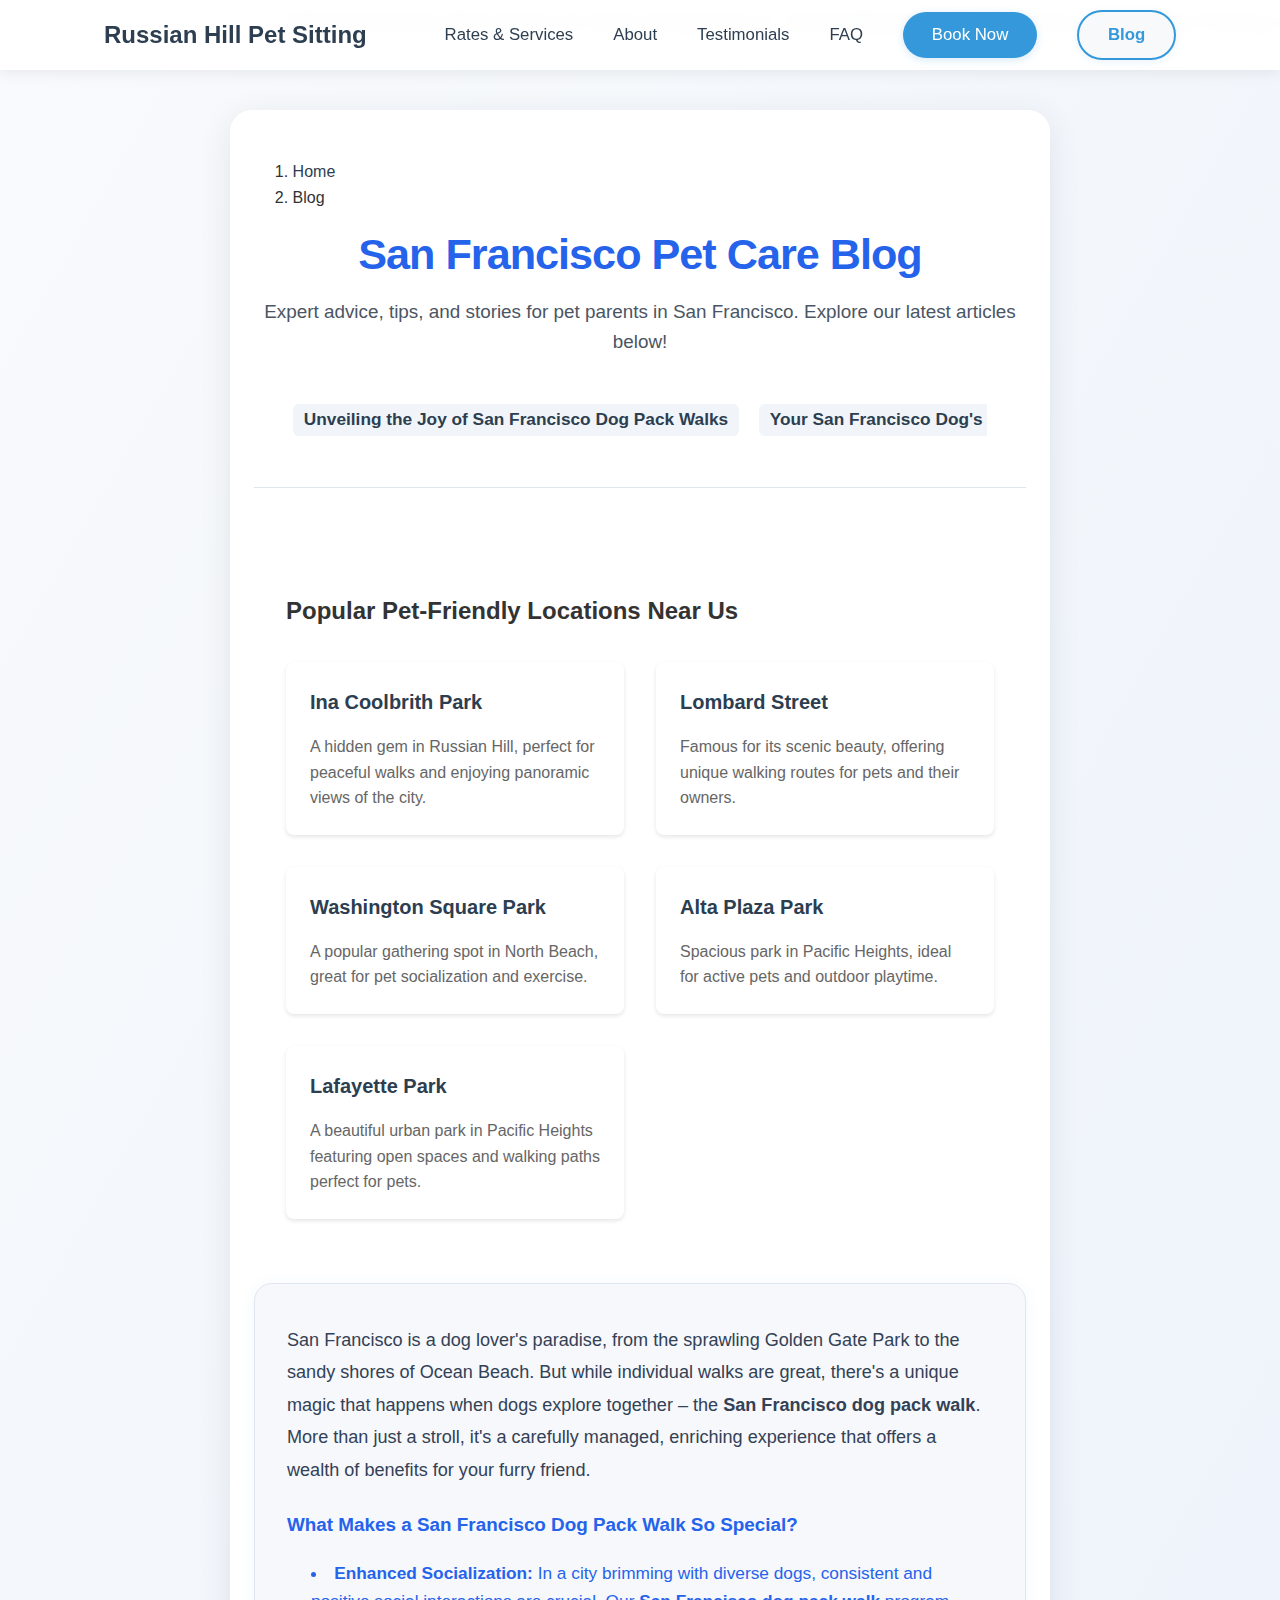
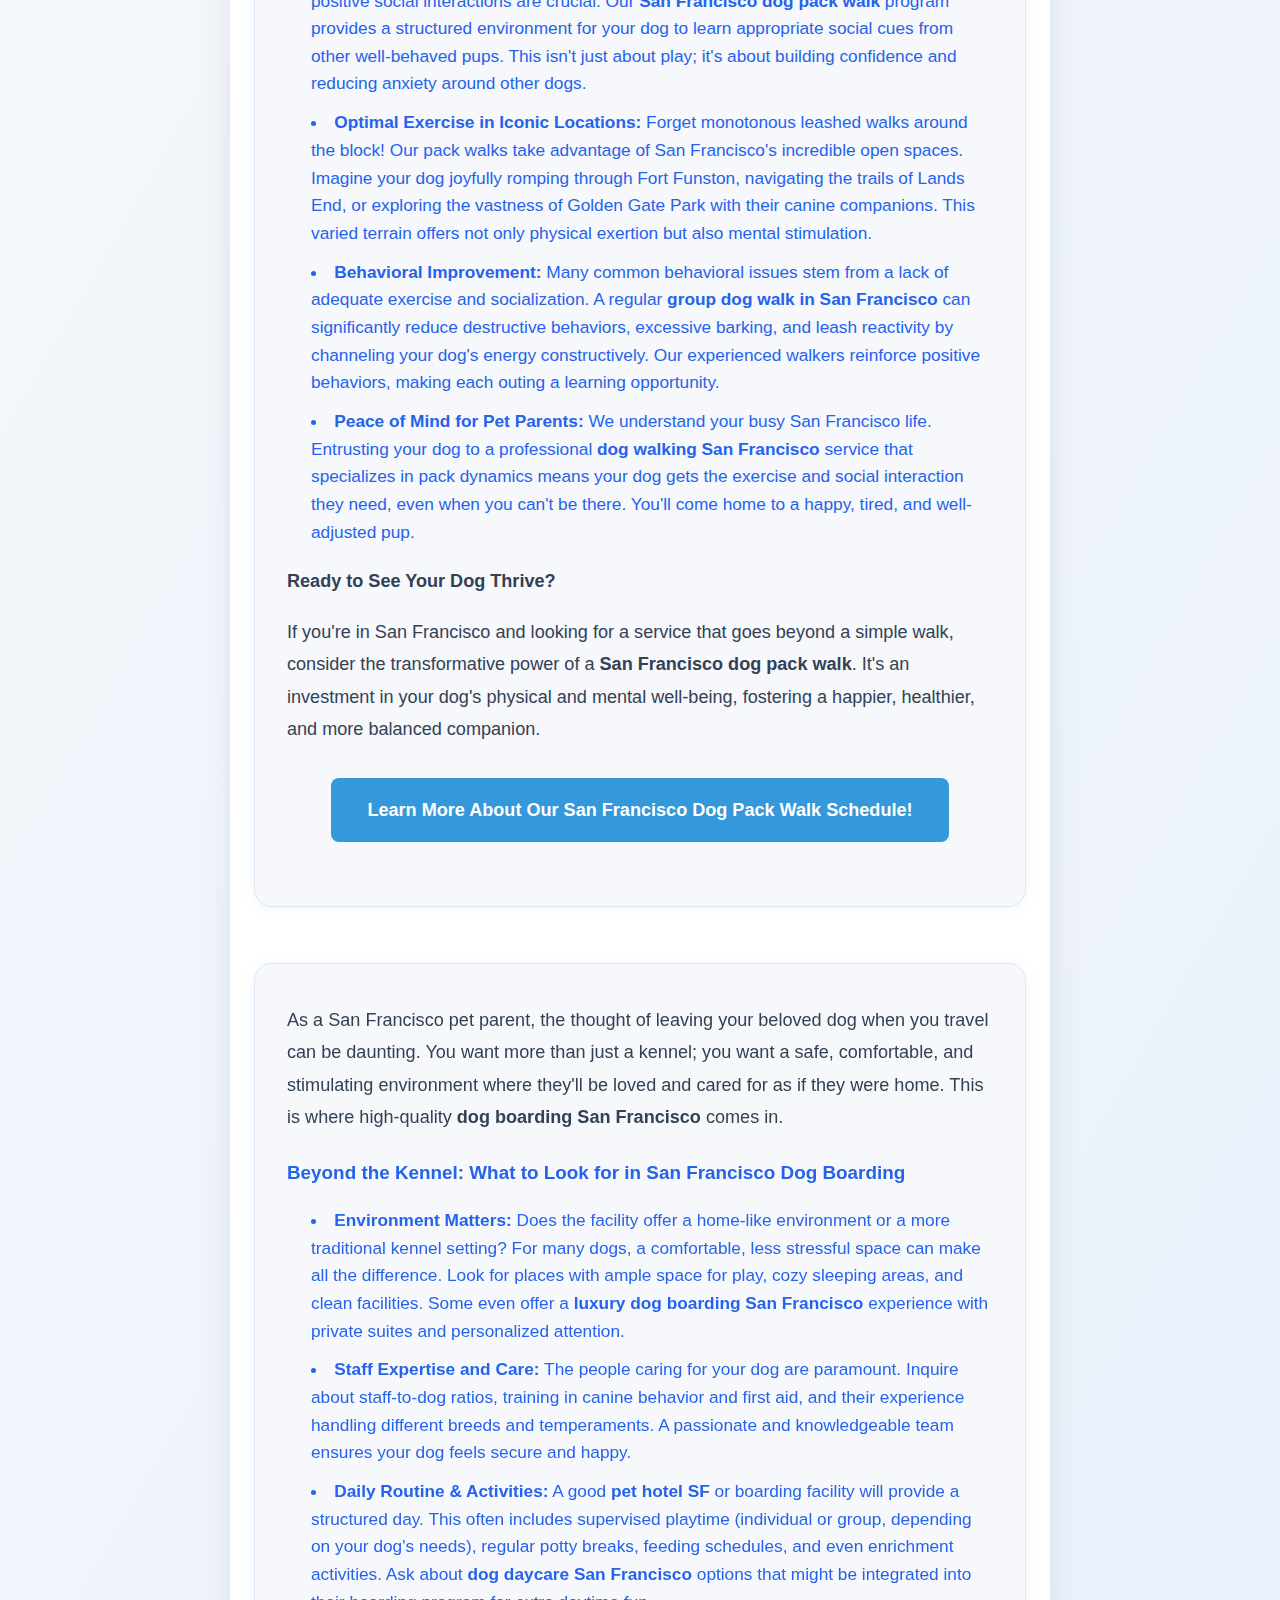
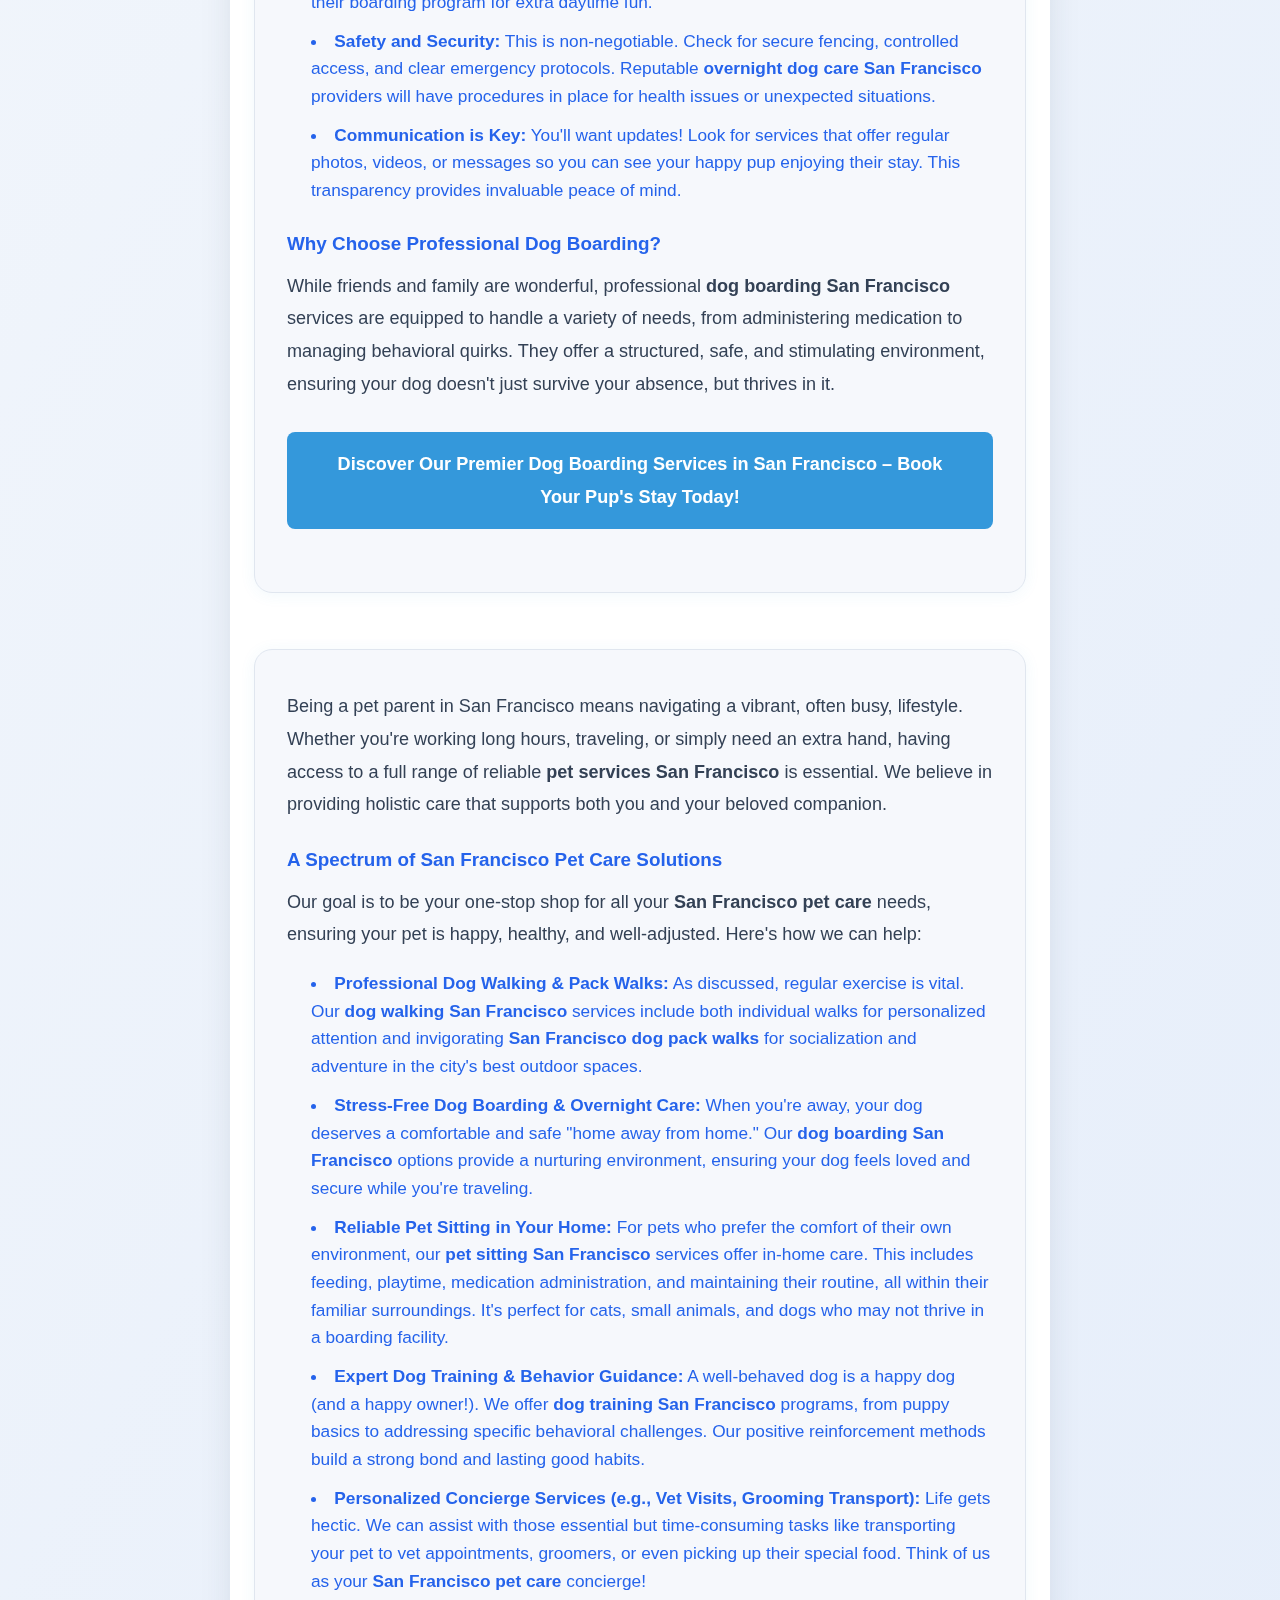
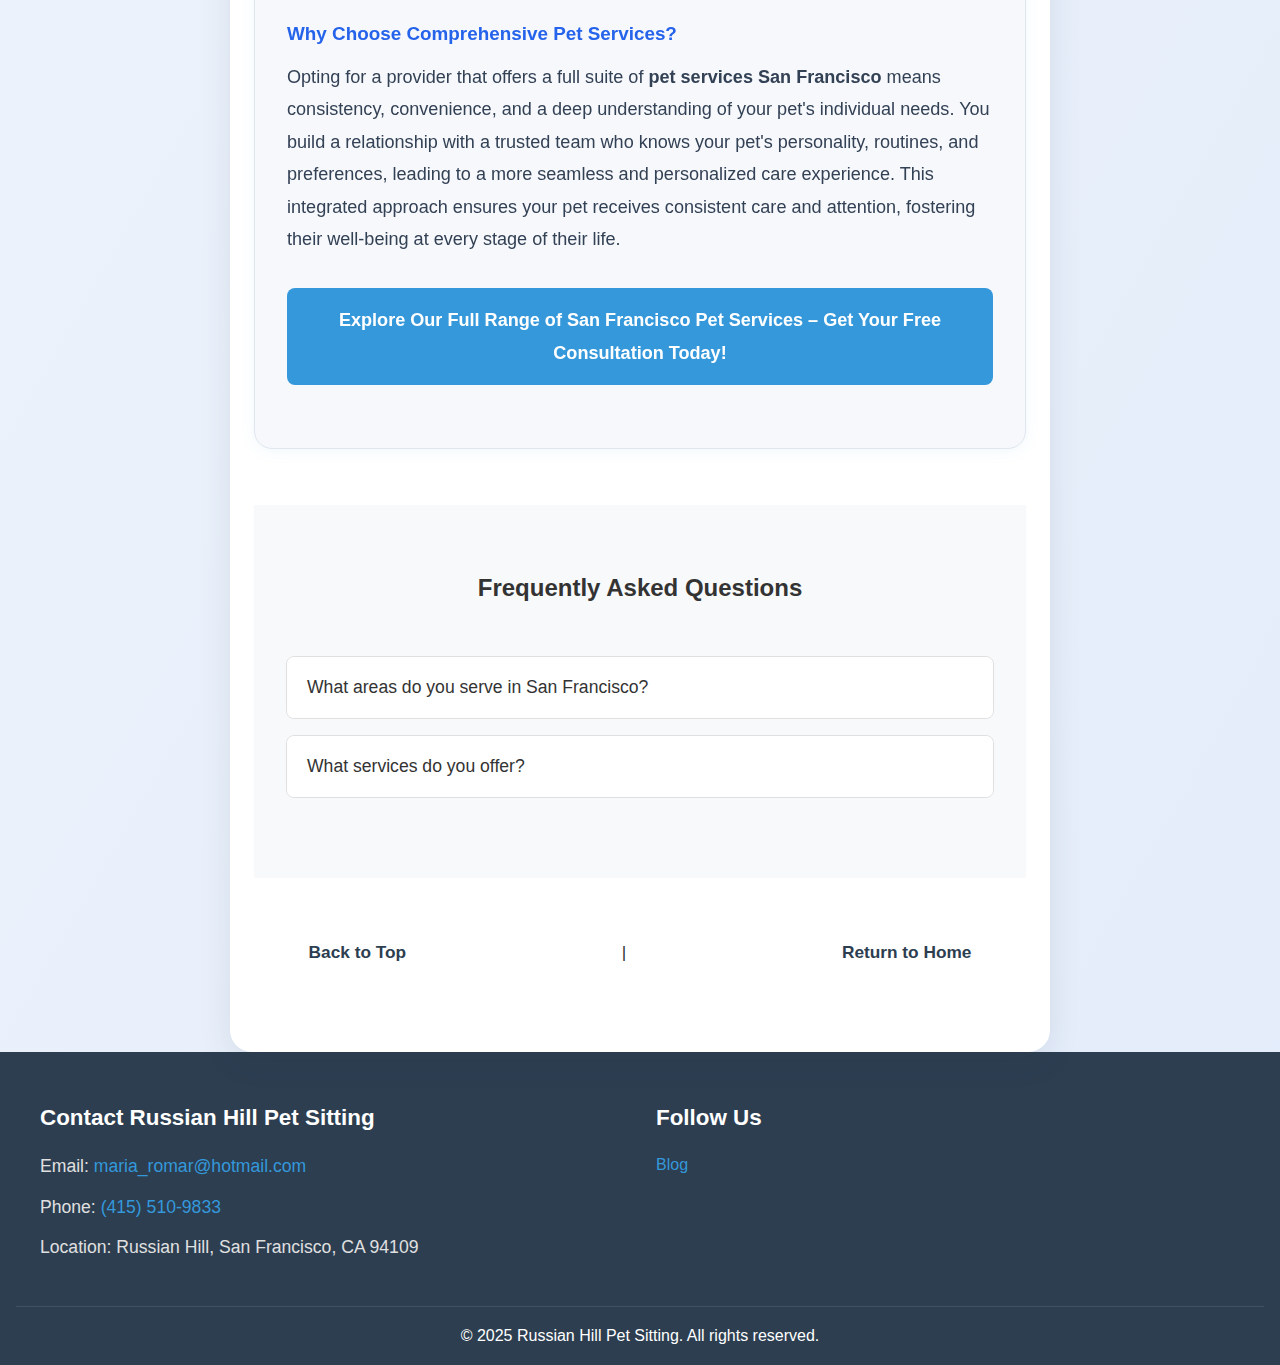
<file: blog.html>
<!DOCTYPE html>
<html lang="en">
<head>
    <meta charset="UTF-8">
    <meta name="viewport" content="width=device-width, initial-scale=1.0">
    <title>San Francisco Pet Care Blog | Expert Dog Walking & Boarding Tips | Russian Hill Pet Sitting</title>
    <meta name="description" content="Expert tips and insights on San Francisco dog pack walks, dog boarding, and comprehensive pet services. Discover how to give your pet the best care in SF!">
    <meta name="keywords" content="San Francisco dog pack walk, dog walking San Francisco, dog boarding San Francisco, pet services San Francisco, pet sitting San Francisco, dog daycare San Francisco, group dog walks San Francisco, pet hotel SF, dog training San Francisco, mobile vet San Francisco, Russian Hill pet care">
    <meta name="author" content="Russian Hill Pet Sitting">
    <meta name="robots" content="index, follow">
    <link rel="canonical" href="https://www.russianhillpetsitting.com/blog.html">
    
    <!-- Open Graph / Facebook -->
    <meta property="og:type" content="website">
    <meta property="og:url" content="https://www.russianhillpetsitting.com/blog.html">
    <meta property="og:title" content="San Francisco Pet Care Blog | Expert Dog Walking & Boarding Tips">
    <meta property="og:description" content="Expert tips and insights on San Francisco dog pack walks, dog boarding, and comprehensive pet services. Discover how to give your pet the best care in SF!">
    <meta property="og:image" content="https://www.russianhillpetsitting.com/assets/optimized/profile-maria.webp">
    <meta property="og:site_name" content="Russian Hill Pet Sitting">
    <meta property="og:locale" content="en_US">
    
    <!-- Twitter -->
    <meta property="twitter:card" content="summary_large_image">
    <meta property="twitter:url" content="https://www.russianhillpetsitting.com/blog.html">
    <meta property="twitter:title" content="San Francisco Pet Care Blog | Expert Dog Walking & Boarding Tips">
    <meta property="twitter:description" content="Expert tips and insights on San Francisco dog pack walks, dog boarding, and comprehensive pet services. Discover how to give your pet the best care in SF!">
    <meta property="twitter:image" content="https://www.russianhillpetsitting.com/assets/optimized/profile-maria.webp">
    
    <!-- Structured Data -->
    <script type="application/ld+json">
    {
        "@context": "https://schema.org",
        "@type": "Blog",
        "name": "San Francisco Pet Care Blog",
        "description": "Expert tips and insights on San Francisco dog pack walks, dog boarding, and comprehensive pet services",
        "url": "https://www.russianhillpetsitting.com/blog.html",
        "publisher": {
            "@type": "Organization",
            "name": "Russian Hill Pet Sitting",
            "url": "https://www.russianhillpetsitting.com",
            "address": {
                "@type": "PostalAddress",
                "addressLocality": "San Francisco",
                "addressRegion": "CA",
                "postalCode": "94109",
                "addressCountry": "US"
            },
            "contactPoint": {
                "@type": "ContactPoint",
                "telephone": "+1-415-510-9833",
                "contactType": "customer service",
                "email": "maria_romar@hotmail.com"
            }
        },
        "mainEntity": [
            {
                "@type": "Article",
                "headline": "Is Your San Francisco Pup Ready for the Ultimate Pack Adventure?",
                "description": "Discover the amazing benefits of a San Francisco dog pack walk! Learn how group adventures enhance your dog's socialization, exercise, and happiness in the Bay Area.",
                "url": "https://www.russianhillpetsitting.com/blog.html#pack-walks",
                "datePublished": "2025-01-15",
                "dateModified": "2025-01-15",
                "author": {
                    "@type": "Organization",
                    "name": "Russian Hill Pet Sitting"
                },
                "publisher": {
                    "@type": "Organization",
                    "name": "Russian Hill Pet Sitting"
                },
                "keywords": "San Francisco dog pack walk, group dog walks San Francisco, dog walking San Francisco"
            },
            {
                "@type": "Article",
                "headline": "Leaving San Francisco? Choose Dog Boarding That Feels Like a Vacation for Your Furry Friend!",
                "description": "Planning a trip? Discover the best dog boarding San Francisco options! From cozy home environments to full-service pet hotel SF experiences, find the perfect stay for your beloved canine.",
                "url": "https://www.russianhillpetsitting.com/blog.html#dog-boarding",
                "datePublished": "2025-01-15",
                "dateModified": "2025-01-15",
                "author": {
                    "@type": "Organization",
                    "name": "Russian Hill Pet Sitting"
                },
                "publisher": {
                    "@type": "Organization",
                    "name": "Russian Hill Pet Sitting"
                },
                "keywords": "dog boarding San Francisco, pet hotel SF, overnight dog care San Francisco"
            },
            {
                "@type": "Article",
                "headline": "All-Inclusive Pet Care in San Francisco: Simplifying Life for You and Your Furry Family",
                "description": "Explore a full spectrum of pet services San Francisco has to offer! From professional dog training to reliable pet sitting, find comprehensive care solutions for your beloved companion.",
                "url": "https://www.russianhillpetsitting.com/blog.html#pet-services",
                "datePublished": "2025-01-15",
                "dateModified": "2025-01-15",
                "author": {
                    "@type": "Organization",
                    "name": "Russian Hill Pet Sitting"
                },
                "publisher": {
                    "@type": "Organization",
                    "name": "Russian Hill Pet Sitting"
                },
                "keywords": "pet services San Francisco, pet sitting San Francisco, dog training San Francisco"
            }
        ]
    }
    </script>
    
    <link rel="icon" type="image/svg+xml" href="favicon.svg">
    <link rel="stylesheet" href="styles.css">
</head>
<body class="blog">
    <header>
        <nav>
            <div class="logo"><a href="index.html">Russian Hill Pet Sitting</a></div>
            <ul class="nav-links">
                <li><a href="index.html#services">Rates & Services</a></li>
                <li><a href="index.html#about">About</a></li>
                <li><a href="index.html#testimonials">Testimonials</a></li>
                <li><a href="index.html#faq">FAQ</a></li>
                <li><a href="index.html#contact" class="cta-button">Book Now</a></li>
                <li><a href="blog.html" class="cta-button secondary">Blog</a></li>
            </ul>
        </nav>
    </header>
    <main class="blog-main">
        <!-- Add Breadcrumb Navigation for SEO -->
        <nav aria-label="Breadcrumb" class="breadcrumb">
            <ol itemscope itemtype="https://schema.org/BreadcrumbList">
                <li itemprop="itemListElement" itemscope itemtype="https://schema.org/ListItem">
                    <a href="index.html" itemprop="item"><span itemprop="name">Home</span></a>
                    <meta itemprop="position" content="1" />
                </li>
                <li itemprop="itemListElement" itemscope itemtype="https://schema.org/ListItem">
                    <span itemprop="name">Blog</span>
                    <meta itemprop="position" content="2" />
                </li>
            </ol>
        </nav>
        
        <section class="blog-hero">
            <h1>San Francisco Pet Care Blog</h1>
            <p>Expert advice, tips, and stories for pet parents in San Francisco. Explore our latest articles below!</p>
            <nav class="blog-toc" aria-label="Table of Contents">
                <ul>
                    <li><a href="#pack-walks">Unveiling the Joy of San Francisco Dog Pack Walks</a></li>
                    <li><a href="#dog-boarding">Your San Francisco Dog's Home Away From Home</a></li>
                    <li><a href="#pet-services">Beyond Walks & Stays: Comprehensive Pet Services</a></li>
                </ul>
            </nav>
        </section>


        <section class="local-landmarks" aria-label="Local landmarks">
            <h2>Popular Pet-Friendly Locations Near Us</h2>
            <div class="landmarks-grid">
                <div class="landmark-card">
                    <h3>Ina Coolbrith Park</h3>
                    <p>A hidden gem in Russian Hill, perfect for peaceful walks and enjoying panoramic views of the city.</p>
                </div>
                <div class="landmark-card">
                    <h3>Lombard Street</h3>
                    <p>Famous for its scenic beauty, offering unique walking routes for pets and their owners.</p>
                </div>
                <div class="landmark-card">
                    <h3>Washington Square Park</h3>
                    <p>A popular gathering spot in North Beach, great for pet socialization and exercise.</p>
                </div>
                <div class="landmark-card">
                    <h3>Alta Plaza Park</h3>
                    <p>Spacious park in Pacific Heights, ideal for active pets and outdoor playtime.</p>
                </div>
                <div class="landmark-card">
                    <h3>Lafayette Park</h3>
                    <p>A beautiful urban park in Pacific Heights featuring open spaces and walking paths perfect for pets.</p>
                </div>
            </div>
        </section>

        
        <!-- Blog Entry 1 -->
        <article id="pack-walks" class="blog-post" itemscope itemtype="https://schema.org/Article">
            <header>
                <h2 itemprop="headline">Is Your San Francisco Pup Ready for the Ultimate Pack Adventure?</h2>
                <meta itemprop="datePublished" content="2025-01-15">
                <meta itemprop="dateModified" content="2025-01-15">
                <meta itemprop="author" content="Russian Hill Pet Sitting">
                <meta itemprop="publisher" content="Russian Hill Pet Sitting">
            </header>
            <section itemprop="articleBody">
                <p>San Francisco is a dog lover's paradise, from the sprawling Golden Gate Park to the sandy shores of Ocean Beach. But while individual walks are great, there's a unique magic that happens when dogs explore together – the <strong>San Francisco dog pack walk</strong>. More than just a stroll, it's a carefully managed, enriching experience that offers a wealth of benefits for your furry friend.</p>
                <h3>What Makes a San Francisco Dog Pack Walk So Special?</h3>
                <ul>
                    <li><strong>Enhanced Socialization:</strong> In a city brimming with diverse dogs, consistent and positive social interactions are crucial. Our <strong>San Francisco dog pack walk</strong> program provides a structured environment for your dog to learn appropriate social cues from other well-behaved pups. This isn't just about play; it's about building confidence and reducing anxiety around other dogs.</li>
                    <li><strong>Optimal Exercise in Iconic Locations:</strong> Forget monotonous leashed walks around the block! Our pack walks take advantage of San Francisco's incredible open spaces. Imagine your dog joyfully romping through Fort Funston, navigating the trails of Lands End, or exploring the vastness of Golden Gate Park with their canine companions. This varied terrain offers not only physical exertion but also mental stimulation.</li>
                    <li><strong>Behavioral Improvement:</strong> Many common behavioral issues stem from a lack of adequate exercise and socialization. A regular <strong>group dog walk in San Francisco</strong> can significantly reduce destructive behaviors, excessive barking, and leash reactivity by channeling your dog's energy constructively. Our experienced walkers reinforce positive behaviors, making each outing a learning opportunity.</li>
                    <li><strong>Peace of Mind for Pet Parents:</strong> We understand your busy San Francisco life. Entrusting your dog to a professional <strong>dog walking San Francisco</strong> service that specializes in pack dynamics means your dog gets the exercise and social interaction they need, even when you can't be there. You'll come home to a happy, tired, and well-adjusted pup.</li>
                </ul>
                <p><strong>Ready to See Your Dog Thrive?</strong></p>
                <p>If you're in San Francisco and looking for a service that goes beyond a simple walk, consider the transformative power of a <strong>San Francisco dog pack walk</strong>. It's an investment in your dog's physical and mental well-being, fostering a happier, healthier, and more balanced companion.</p>
                <p class="blog-cta"><a href="index.html#services" class="cta-button">Learn More About Our San Francisco Dog Pack Walk Schedule!</a></p>
            </section>
        </article>
        
        <!-- Blog Entry 2 -->
        <article id="dog-boarding" class="blog-post" itemscope itemtype="https://schema.org/Article">
            <header>
                <h2 itemprop="headline">Leaving San Francisco? Choose Dog Boarding That Feels Like a Vacation for Your Furry Friend!</h2>
                <meta itemprop="datePublished" content="2025-01-15">
                <meta itemprop="dateModified" content="2025-01-15">
                <meta itemprop="author" content="Russian Hill Pet Sitting">
                <meta itemprop="publisher" content="Russian Hill Pet Sitting">
            </header>
            <section itemprop="articleBody">
                <p>As a San Francisco pet parent, the thought of leaving your beloved dog when you travel can be daunting. You want more than just a kennel; you want a safe, comfortable, and stimulating environment where they'll be loved and cared for as if they were home. This is where high-quality <strong>dog boarding San Francisco</strong> comes in.</p>
                <h3>Beyond the Kennel: What to Look for in San Francisco Dog Boarding</h3>
                <ul>
                    <li><strong>Environment Matters:</strong> Does the facility offer a home-like environment or a more traditional kennel setting? For many dogs, a comfortable, less stressful space can make all the difference. Look for places with ample space for play, cozy sleeping areas, and clean facilities. Some even offer a <strong>luxury dog boarding San Francisco</strong> experience with private suites and personalized attention.</li>
                    <li><strong>Staff Expertise and Care:</strong> The people caring for your dog are paramount. Inquire about staff-to-dog ratios, training in canine behavior and first aid, and their experience handling different breeds and temperaments. A passionate and knowledgeable team ensures your dog feels secure and happy.</li>
                    <li><strong>Daily Routine & Activities:</strong> A good <strong>pet hotel SF</strong> or boarding facility will provide a structured day. This often includes supervised playtime (individual or group, depending on your dog's needs), regular potty breaks, feeding schedules, and even enrichment activities. Ask about <strong>dog daycare San Francisco</strong> options that might be integrated into their boarding program for extra daytime fun.</li>
                    <li><strong>Safety and Security:</strong> This is non-negotiable. Check for secure fencing, controlled access, and clear emergency protocols. Reputable <strong>overnight dog care San Francisco</strong> providers will have procedures in place for health issues or unexpected situations.</li>
                    <li><strong>Communication is Key:</strong> You'll want updates! Look for services that offer regular photos, videos, or messages so you can see your happy pup enjoying their stay. This transparency provides invaluable peace of mind.</li>
                </ul>
                <h3>Why Choose Professional Dog Boarding?</h3>
                <p>While friends and family are wonderful, professional <strong>dog boarding San Francisco</strong> services are equipped to handle a variety of needs, from administering medication to managing behavioral quirks. They offer a structured, safe, and stimulating environment, ensuring your dog doesn't just survive your absence, but thrives in it.</p>
                <p class="blog-cta"><a href="index.html#services" class="cta-button">Discover Our Premier Dog Boarding Services in San Francisco – Book Your Pup's Stay Today!</a></p>
            </section>
        </article>
        
        <!-- Blog Entry 3 -->
        <article id="pet-services" class="blog-post" itemscope itemtype="https://schema.org/Article">
            <header>
                <h2 itemprop="headline">All-Inclusive Pet Care in San Francisco: Simplifying Life for You and Your Furry Family</h2>
                <meta itemprop="datePublished" content="2025-01-15">
                <meta itemprop="dateModified" content="2025-01-15">
                <meta itemprop="author" content="Russian Hill Pet Sitting">
                <meta itemprop="publisher" content="Russian Hill Pet Sitting">
            </header>
            <section itemprop="articleBody">
                <p>Being a pet parent in San Francisco means navigating a vibrant, often busy, lifestyle. Whether you're working long hours, traveling, or simply need an extra hand, having access to a full range of reliable <strong>pet services San Francisco</strong> is essential. We believe in providing holistic care that supports both you and your beloved companion.</p>
                <h3>A Spectrum of San Francisco Pet Care Solutions</h3>
                <p>Our goal is to be your one-stop shop for all your <strong>San Francisco pet care</strong> needs, ensuring your pet is happy, healthy, and well-adjusted. Here's how we can help:</p>
                <ul>
                    <li><strong>Professional Dog Walking & Pack Walks:</strong> As discussed, regular exercise is vital. Our <strong>dog walking San Francisco</strong> services include both individual walks for personalized attention and invigorating <strong>San Francisco dog pack walks</strong> for socialization and adventure in the city's best outdoor spaces.</li>
                    <li><strong>Stress-Free Dog Boarding & Overnight Care:</strong> When you're away, your dog deserves a comfortable and safe "home away from home." Our <strong>dog boarding San Francisco</strong> options provide a nurturing environment, ensuring your dog feels loved and secure while you're traveling.</li>
                    <li><strong>Reliable Pet Sitting in Your Home:</strong> For pets who prefer the comfort of their own environment, our <strong>pet sitting San Francisco</strong> services offer in-home care. This includes feeding, playtime, medication administration, and maintaining their routine, all within their familiar surroundings. It's perfect for cats, small animals, and dogs who may not thrive in a boarding facility.</li>
                    <li><strong>Expert Dog Training & Behavior Guidance:</strong> A well-behaved dog is a happy dog (and a happy owner!). We offer <strong>dog training San Francisco</strong> programs, from puppy basics to addressing specific behavioral challenges. Our positive reinforcement methods build a strong bond and lasting good habits.</li>
                    <li><strong>Personalized Concierge Services (e.g., Vet Visits, Grooming Transport):</strong> Life gets hectic. We can assist with those essential but time-consuming tasks like transporting your pet to vet appointments, groomers, or even picking up their special food. Think of us as your <strong>San Francisco pet care</strong> concierge!</li>
                </ul>
                <h3>Why Choose Comprehensive Pet Services?</h3>
                <p>Opting for a provider that offers a full suite of <strong>pet services San Francisco</strong> means consistency, convenience, and a deep understanding of your pet's individual needs. You build a relationship with a trusted team who knows your pet's personality, routines, and preferences, leading to a more seamless and personalized care experience. This integrated approach ensures your pet receives consistent care and attention, fostering their well-being at every stage of their life.</p>
                <p class="blog-cta"><a href="index.html#contact" class="cta-button">Explore Our Full Range of San Francisco Pet Services – Get Your Free Consultation Today!</a></p>
            </section>
        </article>
        
        <!-- Add FAQ Section for SEO -->
        <section id="faq" class="faq" aria-label="Frequently Asked Questions">
            <h2>Frequently Asked Questions</h2>
            <script type="application/ld+json">
            {
                "@context": "https://schema.org",
                "@type": "FAQPage",
                "mainEntity": [
                    {
                        "@type": "Question",
                        "name": "What areas do you serve in San Francisco?",
                        "acceptedAnswer": {
                            "@type": "Answer",
                            "text": "We serve Russian Hill, Pacific Heights, North Beach, Nob Hill, Telegraph Hill, and surrounding neighborhoods in San Francisco."
                        }
                    },
                    {
                        "@type": "Question",
                        "name": "What services do you offer?",
                        "acceptedAnswer": {
                            "@type": "Answer",
                            "text": "We offer dog walking, pack walks, cat sitting, house visits, house boarding, and more. See our services section for details."
                        }
                    }
                ]
            }
            </script>
            <div class="faq-container">
                <div class="faq-item">
                    <button class="faq-question" aria-expanded="false">
                        What areas do you serve in San Francisco?
                        <i class="fas fa-chevron-down"></i>
                    </button>
                    <div class="faq-answer">
                        <p>We serve Russian Hill, Pacific Heights, North Beach, Nob Hill, Telegraph Hill, and surrounding neighborhoods in San Francisco.</p>
                    </div>
                </div>
                <div class="faq-item">
                    <button class="faq-question" aria-expanded="false">
                        What services do you offer?
                        <i class="fas fa-chevron-down"></i>
                    </button>
                    <div class="faq-answer">
                        <p>We offer dog walking, pack walks, cat sitting, house visits, house boarding, and more. <a href="index.html#services">See our services section for details</a>.</p>
                    </div>
                </div>
            </div>
        </section>

        <!-- Add Review schema markup for testimonials (sample reviews) -->
        <script type="application/ld+json">
        {
            "@context": "https://schema.org",
            "@type": "ItemList",
            "itemListElement": [
                {
                    "@type": "Review",
                    "author": {"@type": "Person", "name": "Rebecca K."},
                    "reviewBody": "Maria was great with my pup! She is a great communicator, arrives on time and shared some really nice photos. She left our house super clean. Would absolutely recommend and we hope that she will care for our dog again in the future!",
                    "reviewRating": {"@type": "Rating", "ratingValue": "5"},
                    "itemReviewed": {"@type": "Service", "name": "House Sitting"}
                },
                {
                    "@type": "Review",
                    "author": {"@type": "Person", "name": "Ally M."},
                    "reviewBody": "Maria is the best! She is so reliable, communicative, and truly cares for our dog as if he were her own. We get daily updates and photos, and our dog is always so happy to see her. Highly recommend!",
                    "reviewRating": {"@type": "Rating", "ratingValue": "5"},
                    "itemReviewed": {"@type": "Service", "name": "Dog Walking"}
                }
            ]
        }
        </script>
        
        <nav class="back-to-top">
            <a href="#top">Back to Top</a> | <a href="index.html">Return to Home</a>
        </nav>
    </main>
    <footer>
        <div class="footer-content">
            <div class="footer-section">
                <h3>Contact Russian Hill Pet Sitting</h3>
                <p>Email: <a href="mailto:maria_romar@hotmail.com">maria_romar@hotmail.com</a></p>
                <p>Phone: <a href="tel:+14155109833">(415) 510-9833</a></p>
                <p>Location: Russian Hill, San Francisco, CA 94109</p>
            </div>
            <div class="footer-section">
                <h3>Follow Us</h3>
                <div class="social-links">
                    <a href="https://www.rover.com/members/maria-r-experienced-pet-sitter-and-lover/"><i class="fas fa-paw"></i></a>
                    <a href="https://www.instagram.com/pawsitivevibesf/" target="_blank"><i class="fab fa-instagram"></i></a>
                    <a href="https://www.facebook.com/profile.php?id=61577826855381" target="_blank"><i class="fab fa-facebook"></i></a>
                    <a href="https://g.co/kgs/JsNr39F" target="_blank"><i class="fas fa-map-marker-alt"></i></a>
                    <a href="https://www.yelp.com/biz/russian-hill-pet-sitting-san-francisco" target="_blank" aria-label="Yelp"><i class="fab fa-yelp"></i></a>
                </div>
                <div class="footer-blog-link">
                    <a href="blog.html" class="secondary">Blog</a>
                </div>
            </div>
        </div>
        <div class="footer-bottom">
            <p>&copy; 2025 Russian Hill Pet Sitting. All rights reserved.</p>
        </div>
    </footer>
</body>
</html>
</file>
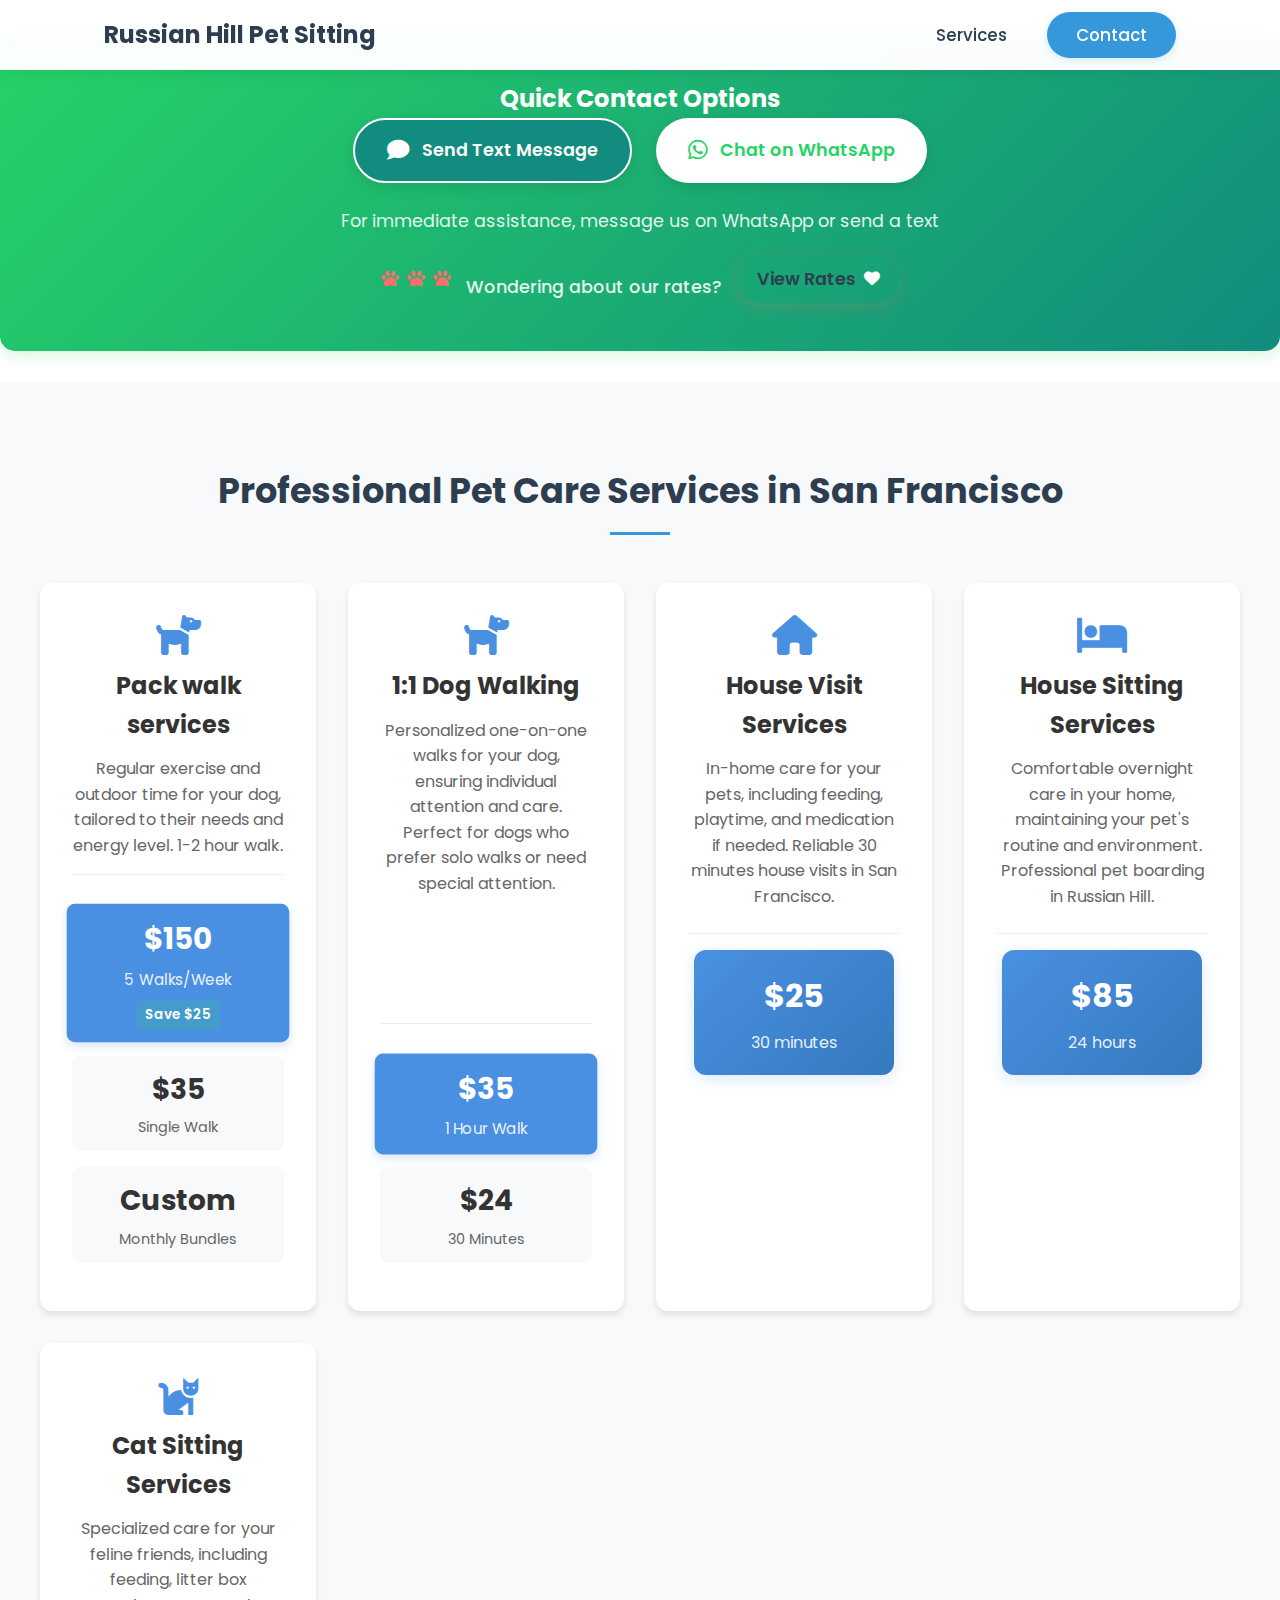
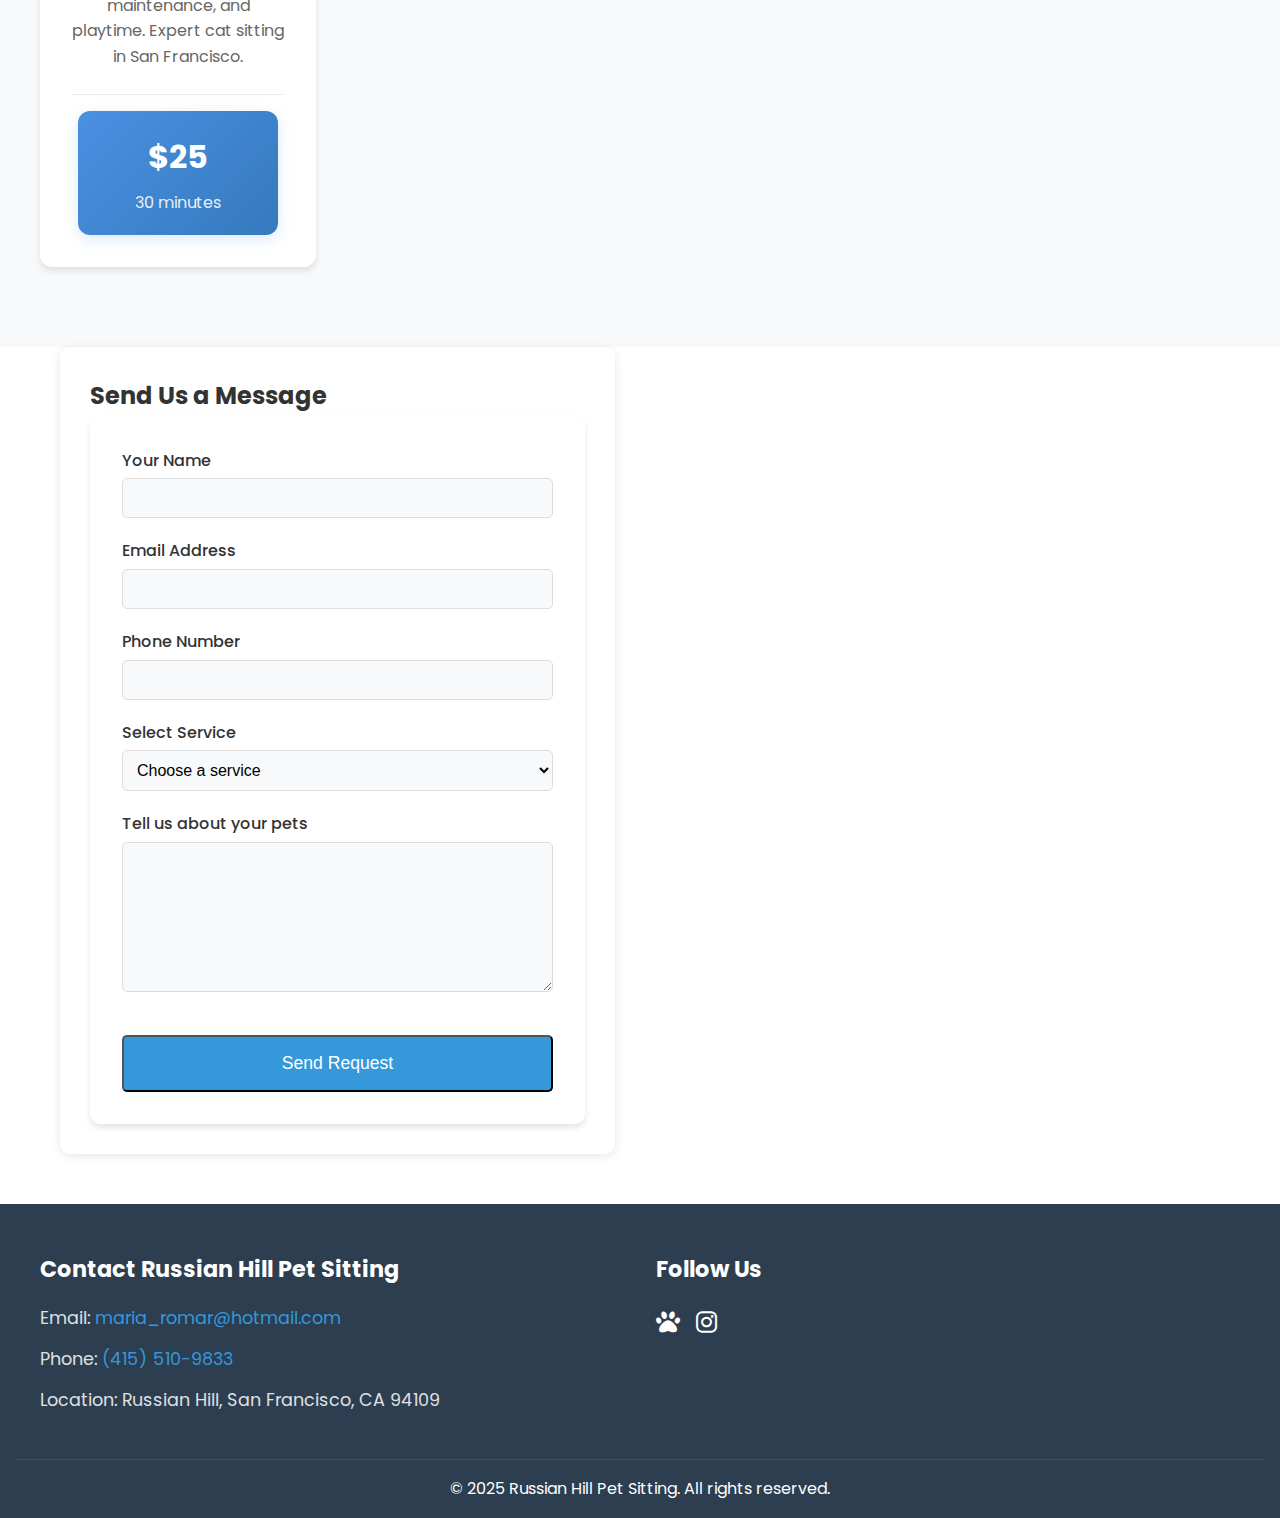
<file: contact.html>
<!DOCTYPE html>
<html lang="en">
<head>
    <!-- Google Tag Manager -->
    <script>(function(w,d,s,l,i){w[l]=w[l]||[];w[l].push({'gtm.start':
    new Date().getTime(),event:'gtm.js'});var f=d.getElementsByTagName(s)[0],
    j=d.createElement(s),dl=l!='dataLayer'?'&l='+l:'';j.async=true;j.src=
    'https://www.googletagmanager.com/gtm.js?id='+i+dl;f.parentNode.insertBefore(j,f);
    })(window,document,'script','dataLayer','GTM-TW58FMGH');</script>

        <!-- Google tag (gtag.js) -->
    <script async src="https://www.googletagmanager.com/gtag/js?id=G-ZSKYM49XEN"></script>
    <script>
    window.dataLayer = window.dataLayer || [];
    function gtag(){dataLayer.push(arguments);}
    gtag('js', new Date());

    gtag('config', 'G-ZSKYM49XEN');
    </script>

    <!-- End Google Tag Manager -->
    <meta charset="UTF-8">
    <meta name="viewport" content="width=device-width, initial-scale=1.0">
    <meta name="description" content="Contact Russian Hill Pet Sitting for professional pet care services in San Francisco. Book your trusted local pet sitter today!">
    <title>Contact Us | Russian Hill Pet Sitting</title>
    <link rel="icon" type="image/svg+xml" href="favicon.svg">
    <link rel="icon" type="image/png" href="assets/optimized/profile-maria-small.webp">
    <link rel="canonical" href="https://russianhillpetsitting.com/contact">
    <link href="https://fonts.googleapis.com/css2?family=Poppins:wght@400;500;600;700&display=swap" rel="stylesheet">
    <link rel="stylesheet" href="https://cdnjs.cloudflare.com/ajax/libs/font-awesome/6.0.0/css/all.min.css">
    <link rel="stylesheet" href="styles.css">
</head>
<body>
    <!-- Google Tag Manager (noscript) -->
    <noscript><iframe src="https://www.googletagmanager.com/ns.html?id=GTM-TW58FMGH"
    height="0" width="0" style="display:none;visibility:hidden"></iframe></noscript>
    <!-- End Google Tag Manager (noscript) -->
    
    <header>
        <nav>
            <div class="logo"><a href="/">Russian Hill Pet Sitting</a></div>
            <ul class="nav-links">
                <li><a href="/#services">Services</a></li>
                <li><a href="/contact" class="cta-button">Contact</a></li>
            </ul>
        </nav>
    </header>

    <main>
        <section class="whatsapp-contact">
            <h2>Quick Contact Options</h2>
            <div class="whatsapp-container">
                <div class="contact-buttons">
                    <a href="sms:+14155109833" class="cta-button sms-button">
                        <i class="fas fa-comment"></i> Send Text Message
                    </a>
                    <a href="https://wa.me/34686807230" class="cta-button whatsapp-button" target="_blank">
                        <i class="fab fa-whatsapp"></i> Chat on WhatsApp
                    </a>
                </div>
                <p>For immediate assistance, message us on WhatsApp or send a text</p>
                <div class="rates-link-container">
                    <div class="paw-prints">
                        <i class="fas fa-paw"></i>
                        <i class="fas fa-paw"></i>
                        <i class="fas fa-paw"></i>
                    </div>
                    <p class="rates-text">Wondering about our rates?</p>
                    <a href="#services" class="rates-button">View Rates <i class="fas fa-heart"></i></a>
                </div>
            </div>
        </section>

        <section id="services" class="services" aria-label="Our pet care services">
            <h2>Professional Pet Care Services in San Francisco</h2>
            <div class="service-grid">
                <div class="service-card">
                    <i class="fas fa-dog" aria-hidden="true"></i>
                    <h3>Pack walk services</h3>
                    <p>Regular exercise and outdoor time for your dog, tailored to their needs and energy level. 1-2 hour walk.</p>
                    <div class="pricing-info">
                        <div class="price-option featured">
                            <span class="price">$150</span>
                            <span class="price-label">5 Walks/Week</span>
                            <span class="price-save">Save $25</span>
                        </div>
                        <div class="price-option">
                            <span class="price">$35</span>
                            <span class="price-label">Single Walk</span>
                        </div>
                        <div class="price-option">
                            <span class="price">Custom</span>
                            <span class="price-label">Monthly Bundles</span>
                        </div>
                    </div>
                </div>
                <div class="service-card">
                    <i class="fas fa-dog" aria-hidden="true"></i>
                    <h3>1:1 Dog Walking</h3>
                    <p>Personalized one-on-one walks for your dog, ensuring individual attention and care. Perfect for dogs who prefer solo walks or need special attention.</p>
                    <div class="pricing-info">
                        <div class="price-option featured">
                            <span class="price">$35</span>
                            <span class="price-label">1 Hour Walk</span>
                        </div>
                        <div class="price-option">
                            <span class="price">$24</span>
                            <span class="price-label">30 Minutes</span>
                        </div>
                    </div>
                </div>
                <div class="service-card">
                    <i class="fas fa-home" aria-hidden="true"></i>
                    <h3>House Visit Services</h3>
                    <p>In-home care for your pets, including feeding, playtime, and medication if needed. Reliable 30 minutes house visits in San Francisco.</p>
                    <div class="pricing-info">
                        <div class="price-option featured">
                            <span class="price">$25</span>
                            <span class="price-label">30 minutes</span>
                        </div>
                    </div>
                </div>
                <div class="service-card">
                    <i class="fas fa-bed" aria-hidden="true"></i>
                    <h3>House Sitting Services</h3>
                    <p>Comfortable overnight care in your home, maintaining your pet's routine and environment. Professional pet boarding in Russian Hill.</p>
                    <div class="pricing-info">
                        <div class="price-option featured">
                            <span class="price">$85</span>
                            <span class="price-label">24 hours</span>
                        </div>
                    </div>
                </div>
                <div class="service-card">
                    <i class="fas fa-cat" aria-hidden="true"></i>
                    <h3>Cat Sitting Services</h3>
                    <p>Specialized care for your feline friends, including feeding, litter box maintenance, and playtime. Expert cat sitting in San Francisco.</p>
                    <div class="pricing-info">
                        <div class="price-option featured">
                            <span class="price">$25</span>
                            <span class="price-label">30 minutes</span>
                        </div>
                    </div>
                </div>
            </div>
        </section>

        <section class="contact-methods">
            <div class="contact-grid">
                <div class="contact-form-container">
                    <h2>Send Us a Message</h2>
                    <form class="contact-form" id="contactForm">
                        <div class="form-group">
                            <label for="name">Your Name</label>
                            <input type="text" id="name" name="name" required>
                        </div>
                        <div class="form-group">
                            <label for="email">Email Address</label>
                            <input type="email" id="email" name="email" required>
                        </div>
                        <div class="form-group">
                            <label for="phone">Phone Number</label>
                            <input type="tel" id="phone" name="phone" required>
                        </div>
                        <div class="form-group">
                            <label for="service">Select Service</label>
                            <select id="service" name="service" required>
                                <option value="">Choose a service</option>
                                <option value="dog-walking">Dog Walking</option>
                                <option value="house-visits">House Visits</option>
                                <option value="house-boarding">House Boarding</option>
                                <option value="cat-sitting">Cat Sitting</option>
                            </select>
                        </div>
                        <div class="form-group">
                            <label for="message">Tell us about your pets</label>
                            <textarea id="message" name="message" required></textarea>
                        </div>
                        <button type="submit" class="cta-button">Send Request</button>
                    </form>
                </div>
            </div>
        </section>


    </main>

    <footer>
        <div class="footer-content">
            <div class="footer-section">
                <h3>Contact Russian Hill Pet Sitting</h3>
                <p>Email: <a href="mailto:maria_romar@hotmail.com">maria_romar@hotmail.com</a></p>
                <p>Phone: <a href="tel:+14155109833">(415) 510-9833</a></p>
                <p>Location: Russian Hill, San Francisco, CA 94109</p>
            </div>
            <div class="footer-section">
                <h3>Follow Us</h3>
                <div class="social-links">
                    <a href="https://www.rover.com/members/maria-r-experienced-pet-sitter-and-lover/"><i class="fas fa-paw"></i></a>
                    <a href="https://www.instagram.com/pawsitivewalksf/" target="_blank"><i class="fab fa-instagram"></i></a>
                </div>
            </div>
        </div>
        <div class="footer-bottom">
            <p>&copy; 2025 Russian Hill Pet Sitting. All rights reserved.</p>
        </div>
    </footer>
    <script src="script.js" defer></script>
    <style>
        .rates-link-container {
            margin-top: 20px;
            display: flex;
            flex-direction: column;
            align-items: center;
            gap: 12px;
            text-align: center;
        }
        .paw-prints {
            display: flex;
            gap: 8px;
            justify-content: center;
        }
        .paw-prints i {
            color: #FF6B6B;
            font-size: 1.1em;
            animation: bounce 1s infinite;
        }
        .paw-prints i:nth-child(2) {
            animation-delay: 0.2s;
        }
        .paw-prints i:nth-child(3) {
            animation-delay: 0.4s;
        }
        .rates-text {
            font-size: 1.1em;
            color: #666;
            font-weight: 500;
            margin: 0;
        }
        .rates-button {
            display: inline-flex;
            align-items: center;
            gap: 8px;
            background: linear-gradient(45deg, #FF6B6B, #FF8E8E);
            color: white;
            padding: 12px 24px;
            border-radius: 25px;
            text-decoration: none;
            font-weight: 600;
            font-size: 1.1em;
            box-shadow: 0 4px 15px rgba(255, 107, 107, 0.2);
            transition: all 0.3s ease;
            width: fit-content;
        }
        .rates-button:hover {
            transform: translateY(-2px);
            box-shadow: 0 6px 20px rgba(255, 107, 107, 0.3);
        }
        .rates-button i {
            color: white;
            font-size: 0.9em;
            animation: pulse 1.5s infinite;
        }
        @keyframes bounce {
            0%, 100% { transform: translateY(0); }
            50% { transform: translateY(-3px); }
        }
        @keyframes pulse {
            0% { transform: scale(1); }
            50% { transform: scale(1.2); }
            100% { transform: scale(1); }
        }

        /* Media query for larger screens */
        @media (min-width: 768px) {
            .rates-link-container {
                flex-direction: row;
                justify-content: center;
                gap: 15px;
            }
            .rates-text {
                font-size: 1.2em;
            }
            .rates-button {
                padding: 10px 20px;
            }
        }
    </style>
</body>
</html>
</file>
<file: styles.css>
/* Reset and Base Styles */
* {
    margin: 0;
    padding: 0;
    box-sizing: border-box;
}

body {
    font-family: 'Poppins', sans-serif;
    line-height: 1.6;
    color: #333;
}

/* Global Link Styles */
a {
    color: #2c3e50;
    text-decoration: none;
    transition: all 0.3s ease;
    position: relative;
}

a:not(.cta-button):not(.nav-links a):not(.social-links a):not(.contact-option a):not(.footer-section a) {
    color: #2c3e50;
    text-decoration: none;
    background-image: linear-gradient(to right, #3498db, #3498db);
    background-position: 0 100%;
    background-repeat: no-repeat;
    background-size: 0 2px;
    transition: background-size 0.3s ease, color 0.3s ease;
}

a:not(.cta-button):not(.nav-links a):not(.social-links a):not(.contact-option a):not(.footer-section a):hover {
    color: #3498db;
    background-size: 100% 2px;
}

/* Header and Navigation */
header {
    background-color: rgba(255, 255, 255, 0.98);
    box-shadow: 0 2px 15px rgba(0, 0, 0, 0.08);
    position: fixed;
    width: 100%;
    top: 0;
    z-index: 1000;
    backdrop-filter: blur(8px);
}

nav {
    display: flex;
    justify-content: space-between;
    align-items: center;
    padding: 1.2rem 5%;
    max-width: 1200px;
    margin: 0 auto;
    height: 70px;
    /* Fixed height for consistent alignment */
}

.logo {
    font-size: 1.5rem;
    font-weight: 700;
    color: #2c3e50;
    text-decoration: none;
    transition: all 0.3s ease;
    position: relative;
    line-height: 1;
}

.logo:hover {
    color: #3498db;
    transform: translateY(-1px);
}

.nav-links {
    display: flex;
    list-style: none;
    gap: 2.5rem;
    margin: 0;
    padding: 0;
    align-items: center;
    height: 100%;
}

.nav-links li {
    display: flex;
    align-items: center;
    height: 100%;
}

.nav-links a {
    text-decoration: none;
    color: #2c3e50;
    font-weight: 500;
    font-size: 1.05rem;
    transition: all 0.3s ease;
    position: relative;
    padding: 0.5rem 0;
    display: flex;
    align-items: center;
    height: 100%;
    animation: fadeIn 0.5s ease-out;
}

.nav-links a::after {
    content: '';
    position: absolute;
    bottom: 0;
    left: 0;
    width: 0;
    height: 2px;
    background-color: #3498db;
    transition: width 0.3s ease;
}

.nav-links a:hover::after {
    width: 100%;
}

.nav-links a:hover {
    color: #3498db;
}

.nav-links .cta-button {
    background-color: #3498db;
    color: white;
    padding: 0.6rem 1.8rem;
    border-radius: 25px;
    transition: all 0.3s ease;
    box-shadow: 0 2px 8px rgba(52, 152, 219, 0.2);
    height: auto;
}

.nav-links .cta-button:hover {
    background-color: #2980b9;
    transform: translateY(-2px);
    box-shadow: 0 4px 12px rgba(52, 152, 219, 0.3);
}

.nav-links .cta-button::after {
    display: none;
}

/* Animation Keyframes */
@keyframes fadeInUp {
    from {
        opacity: 0;
        transform: translateY(20px);
    }

    to {
        opacity: 1;
        transform: translateY(0);
    }
}

@keyframes fadeIn {
    from {
        opacity: 0;
    }

    to {
        opacity: 1;
    }
}

@keyframes slideInLeft {
    from {
        opacity: 0;
        transform: translateX(-30px);
    }

    to {
        opacity: 1;
        transform: translateX(0);
    }
}

@keyframes slideInRight {
    from {
        opacity: 0;
        transform: translateX(30px);
    }

    to {
        opacity: 1;
        transform: translateX(0);
    }
}

@keyframes scaleIn {
    from {
        opacity: 0;
        transform: scale(0.9);
    }

    to {
        opacity: 1;
        transform: scale(1);
    }
}

@keyframes float {
    0% {
        transform: translateY(0px);
    }

    50% {
        transform: translateY(-10px);
    }

    100% {
        transform: translateY(0px);
    }
}

@keyframes pulse {
    0% {
        transform: scale(1);
    }

    50% {
        transform: scale(1.05);
    }

    100% {
        transform: scale(1);
    }
}

/* Hero Section */
.hero {
    background: linear-gradient(rgba(44, 62, 80, 0.7), rgba(44, 62, 80, 0.7)),
        url('https://images.unsplash.com/photo-1450778869180-41d0601e046e?ixlib=rb-1.2.1&auto=format&fit=crop&w=1950&q=80');
    background-size: cover;
    background-position: center;
    height: 100vh;
    display: flex;
    align-items: center;
    text-align: center;
    color: white;
    padding: 0 1rem;
    animation: fadeIn 1s ease-out;
}

.hero-content {
    max-width: 800px;
    margin: 0 auto;
    animation: fadeInUp 1s ease-out;
}

.hero h1 {
    font-size: 3rem;
    margin-bottom: 1rem;
    animation: slideInLeft 1s ease-out;
}

.hero p {
    font-size: 1.2rem;
    margin-bottom: 2rem;
    animation: slideInRight 1s ease-out;
}

/* Buttons */
.cta-button {
    display: inline-block;
    padding: 0.8rem 2rem;
    background-color: #3498db;
    color: white;
    text-decoration: none;
    border-radius: 5px;
    transition: all 0.3s ease;
    position: relative;
    overflow: hidden;
}

.cta-button:hover {
    background-color: #2980b9;
    transform: translateY(-2px);
    box-shadow: 0 4px 12px rgba(52, 152, 219, 0.3);
}

.cta-button::after {
    content: '';
    position: absolute;
    top: 50%;
    left: 50%;
    width: 0;
    height: 0;
    background: rgba(255, 255, 255, 0.2);
    border-radius: 50%;
    transform: translate(-50%, -50%);
    transition: width 0.6s ease, height 0.6s ease;
}

.cta-button:hover::after {
    width: 300px;
    height: 300px;
}

/* Common Section Headers */
.services h2,
.about h2,
.testimonials h2,
.contact h2 {
    text-align: center;
    margin-bottom: 3rem;
    color: #2c3e50;
    font-size: 2.2rem;
    position: relative;
    padding-bottom: 1rem;
    animation: fadeInUp 0.5s ease-out;
}

.services h2::after,
.about h2::after,
.testimonials h2::after,
.contact h2::after {
    content: '';
    position: absolute;
    bottom: 0;
    left: 50%;
    transform: translateX(-50%);
    width: 60px;
    height: 3px;
    background-color: #3498db;
}

/* Services Section */
.services {
    padding: 5rem 1rem;
    background-color: #f8f9fa;
}

.service-grid {
    display: grid;
    grid-template-columns: repeat(auto-fit, minmax(250px, 1fr));
    gap: 2rem;
    max-width: 1200px;
    margin: 0 auto;
}

.service-card {
    background: #ffffff;
    border-radius: 12px;
    padding: 2rem;
    box-shadow: 0 4px 6px rgba(0, 0, 0, 0.1);
    transition: transform 0.3s ease, box-shadow 0.3s ease;
    text-align: center;
    position: relative;
    overflow: hidden;
    display: flex;
    flex-direction: column;
    height: 100%;
    min-height: 400px;
}

.service-card:hover {
    transform: translateY(-5px);
    box-shadow: 0 6px 12px rgba(0, 0, 0, 0.15);
}

.service-card i {
    font-size: 2.5rem;
    color: #4a90e2;
    margin-bottom: 0.75rem;
}

.service-card h3 {
    color: #333;
    margin-bottom: 0.75rem;
    font-size: 1.5rem;
}

.service-card p {
    color: #666;
    margin-bottom: 1rem;
    line-height: 1.6;
}

.pricing-info {
    margin-top: auto;
    padding-top: 1rem;
    border-top: 1px solid #eee;
}

/* Add styles for single pricing option */
.pricing-info:has(.price-option:only-child) {
    display: flex;
    justify-content: center;
    align-items: center;
    margin-top: 0.5rem;
}

.pricing-info:has(.price-option:only-child) .price-option {
    width: 100%;
    max-width: 200px;
    margin: 0;
    padding: 1.25rem;
    background: linear-gradient(135deg, #4a90e2 0%, #357abd 100%);
    color: white;
    border-radius: 12px;
    box-shadow: 0 4px 15px rgba(74, 144, 226, 0.2);
    transform: scale(1);
    transition: transform 0.3s ease, box-shadow 0.3s ease;
}

.pricing-info:has(.price-option:only-child) .price-option:hover {
    transform: scale(1.05);
    box-shadow: 0 6px 20px rgba(74, 144, 226, 0.3);
}

.pricing-info:has(.price-option:only-child) .price-option .price {
    font-size: 2rem;
    margin-bottom: 0.5rem;
}

.pricing-info:has(.price-option:only-child) .price-option .price-label {
    color: rgba(255, 255, 255, 0.9);
    font-size: 1rem;
}

.price-option {
    margin: 1rem 0;
    padding: 0.75rem;
    border-radius: 8px;
    background: #f8f9fa;
    transition: background-color 0.3s ease;
}

.price-option.featured {
    background: #4a90e2;
    color: white;
    transform: scale(1.05);
    box-shadow: 0 4px 8px rgba(74, 144, 226, 0.2);
}

.price-option .price {
    display: block;
    font-size: 1.75rem;
    font-weight: 700;
    margin-bottom: 0.25rem;
}

.price-option .price-label {
    display: block;
    font-size: 0.9rem;
    color: #666;
}

.price-option.featured .price-label {
    color: rgba(255, 255, 255, 0.9);
}

.price-option .price-save {
    display: block;
    font-size: 0.8rem;
    color: #2ecc71;
    margin-top: 0.25rem;
    font-weight: 600;
}

.price-option.featured .price-save {
    color: #fff;
    background: rgba(46, 204, 113, 0.2);
    padding: 0.25rem 0.5rem;
    border-radius: 4px;
    display: inline-block;
    margin-top: 0.5rem;
}

@media (max-width: 768px) {
    .service-card {
        padding: 1.5rem;
    }

    .price-option {
        padding: 0.5rem;
    }

    .price-option .price {
        font-size: 1.5rem;
    }
}

/* About Section */
.about {
    padding: 5rem 1rem;
}

.features {
    display: grid;
    grid-template-columns: repeat(auto-fit, minmax(250px, 1fr));
    gap: 2rem;
    max-width: 1200px;
    margin: 0 auto;
}

.feature {
    text-align: center;
    padding: 2rem;
    animation: fadeInUp 0.5s ease-out;
}

.feature i {
    font-size: 2.5rem;
    color: #3498db;
    margin-bottom: 1rem;
    animation: float 3s ease-in-out infinite;
}

/* Testimonials Section */
.testimonials {
    padding: 5rem 1rem;
    background-color: #fff;
}

.testimonial-slider {
    position: relative;
    max-width: 800px;
    margin: 0 auto;
    padding: 20px 0;
    overflow: hidden;
}

.testimonial-container {
    display: flex;
    transition: transform 0.5s ease;
    width: 100%;
}

.testimonial {
    flex: 0 0 100%;
    padding: 20px;
    box-sizing: border-box;
    text-align: center;
    min-width: 100%;
}

.testimonial-image {
    width: 120px;
    height: 120px;
    margin: 0 auto 20px;
    border-radius: 50%;
    overflow: hidden;
    border: 3px solid #4CAF50;
}

.testimonial-image img {
    width: 100%;
    height: 100%;
    object-fit: cover;
}

.rating {
    color: #f1c40f;
    margin-bottom: 1rem;
}

.testimonial p {
    font-style: italic;
    margin-bottom: 1rem;
    color: #666;
}

.testimonial-meta {
    display: flex;
    justify-content: space-between;
    align-items: center;
    color: #666;
}

/* Contact Section */
.contact {
    padding: 4rem 1rem;
    background-color: #f8f9fa;
}

.contact h2 {
    text-align: center;
    margin-bottom: 2rem;
    color: #2c3e50;
}

.whatsapp-container {
    max-width: 600px;
    margin: 0 auto 3rem;
    text-align: center;
}

.contact-buttons {
    display: flex;
    gap: 1rem;
    justify-content: center;
    margin-bottom: 1rem;
}

.whatsapp-button,
.sms-button {
    display: inline-flex;
    align-items: center;
    gap: 0.5rem;
    padding: 1rem 1.5rem;
    border-radius: 25px;
    font-weight: 500;
    transition: all 0.3s ease;
    min-width: 200px;
    justify-content: center;
}

.whatsapp-button {
    background-color: #25D366;
    color: white;
}

.sms-button {
    background-color: #3498db;
    color: white;
}

.whatsapp-button:hover,
.sms-button:hover {
    transform: translateY(-2px);
    box-shadow: 0 4px 12px rgba(0, 0, 0, 0.15);
}

.contact-form {
    max-width: 600px;
    margin: 0 auto;
    background: white;
    padding: 2rem;
    border-radius: 10px;
    box-shadow: 0 4px 6px rgba(0, 0, 0, 0.1);
}

.form-group {
    margin-bottom: 1.5rem;
}

.form-group input,
.form-group select,
.form-group textarea {
    width: 100%;
    padding: 1rem;
    border: 1px solid #ddd;
    border-radius: 8px;
    font-size: 1rem;
    transition: all 0.3s ease;
    background-color: #f8f9fa;
}

.form-group textarea {
    min-height: 120px;
    resize: vertical;
}

.form-group input:focus,
.form-group select:focus,
.form-group textarea:focus {
    outline: none;
    border-color: #3498db;
    box-shadow: 0 0 0 3px rgba(52, 152, 219, 0.1);
}

.contact-form .cta-button {
    width: 100%;
    padding: 1rem;
    font-size: 1.1rem;
    margin-top: 1rem;
}

@media (max-width: 768px) {
    .contact {
        padding: 3rem 1rem;
    }

    .contact-buttons {
        flex-direction: column;
        gap: 1rem;
    }

    .whatsapp-button,
    .sms-button {
        width: 100%;
        padding: 0.875rem 1.25rem;
        font-size: 0.95rem;
    }

    .contact-form {
        padding: 1.5rem;
    }

    .form-group input,
    .form-group select,
    .form-group textarea {
        padding: 0.875rem;
        font-size: 16px;
        /* Prevents iOS zoom on focus */
    }

    .form-group textarea {
        min-height: 100px;
    }

    .contact-form .cta-button {
        padding: 0.875rem;
        font-size: 1rem;
    }
}

/* Footer */
footer {
    background-color: #2c3e50;
    color: white;
    padding: 3rem 1rem 1rem;
}

.footer-content {
    display: grid;
    grid-template-columns: repeat(auto-fit, minmax(250px, 1fr));
    gap: 2rem;
    max-width: 1200px;
    margin: 0 auto;
}

.footer-section h3 {
    margin-bottom: 1rem;
    color: white;
    font-size: 1.4rem;
}

.footer-section p {
    color: #e0e0e0;
    margin-bottom: 0.8rem;
    font-size: 1.1rem;
    line-height: 1.6;
}

.footer-section a {
    color: #3498db;
    text-decoration: none;
    transition: color 0.3s ease;
    opacity: 1;
}

.footer-section a:hover {
    color: #2980b9;
    text-decoration: underline;
}

.social-links {
    display: flex;
    gap: 1rem;
    margin-top: 1rem;
}

.social-links a {
    color: white;
    font-size: 1.5rem;
}

.footer-bottom {
    text-align: center;
    margin-top: 2rem;
    padding-top: 1rem;
    border-top: 1px solid rgba(255, 255, 255, 0.1);
}

/* Media Queries */
@media (max-width: 768px) {
    .nav-links {
        display: flex;
        gap: 0;
    }

    .nav-links li:not(:last-child) {
        display: none;
    }

    .nav-links .cta-button {
        margin-left: auto;
        padding: 0.5rem 1.2rem;
        font-size: 0.95rem;
    }

    nav {
        padding: 1rem 5%;
    }

    .logo {
        font-size: 1.2rem;
    }

    .hero h1 {
        font-size: 2rem;
    }

    .service-grid,
    .testimonial-grid {
        grid-template-columns: 1fr;
    }

    .testimonial-slider {
        padding: 0 1rem;
    }

    .slider-nav {
        display: none;
    }

    .testimonial-image {
        width: 80px;
        height: 80px;
    }

    .rover-options {
        grid-template-columns: 1fr;
    }

    .rover-option {
        padding: 1.5rem;
    }

    .contact-options {
        flex-direction: column;
    }

    .contact-option {
        width: 100%;
    }
}

/* Animations */
@keyframes fadeIn {
    from {
        opacity: 0;
        transform: translateY(20px);
    }

    to {
        opacity: 1;
        transform: translateY(0);
    }
}

.service-card,
.feature,
.testimonial {
    animation: fadeIn 0.5s ease-out forwards;
}

/* Testimonial Slider Styles */
.testimonial-slider {
    position: relative;
    max-width: 800px;
    margin: 0 auto;
    padding: 20px 0;
}

.testimonial-container {
    display: flex;
    overflow: hidden;
    scroll-behavior: smooth;
}

.testimonial {
    min-width: 100%;
    padding: 20px;
    box-sizing: border-box;
    text-align: center;
    transition: transform 0.3s ease;
}

.testimonial-image {
    width: 120px;
    height: 120px;
    margin: 0 auto 20px;
    border-radius: 50%;
    overflow: hidden;
    border: 3px solid #4CAF50;
}

.testimonial-image img {
    width: 100%;
    height: 100%;
    object-fit: cover;
}

.slider-nav {
    position: absolute;
    top: 50%;
    transform: translateY(-50%);
    background: rgba(255, 255, 255, 0.9);
    border: none;
    width: 40px;
    height: 40px;
    border-radius: 50%;
    cursor: pointer;
    display: flex;
    align-items: center;
    justify-content: center;
    box-shadow: 0 2px 5px rgba(0, 0, 0, 0.2);
    transition: background-color 0.3s ease;
    z-index: 10;
}

.slider-nav:hover {
    background: #4CAF50;
    color: white;
}

.slider-nav.prev {
    left: 10px;
}

.slider-nav.next {
    right: 10px;
}

.slider-dots {
    display: flex;
    justify-content: center;
    gap: 10px;
    margin-top: 20px;
}

.dot {
    width: 10px;
    height: 10px;
    border-radius: 50%;
    background: #ccc;
    cursor: pointer;
    transition: background-color 0.3s ease;
}

.dot.active {
    background: #4CAF50;
}

/* Responsive adjustments */
@media (max-width: 768px) {
    .testimonial-slider {
        padding: 10px;
    }

    .slider-nav {
        width: 30px;
        height: 30px;
    }

    .testimonial-image {
        width: 100px;
        height: 100px;
    }
}

/* Rover Booking Section */
.rover-booking {
    padding: 4rem 2rem;
    background-color: #f8f9fa;
    text-align: center;
}

.rover-booking h2 {
    margin-bottom: 2rem;
    color: #333;
}

.rover-options {
    display: flex;
    justify-content: center;
    gap: 2rem;
    max-width: 1200px;
    margin: 0 auto;
}

.rover-option {
    flex: 1;
    max-width: 400px;
    padding: 2rem;
    background: white;
    border-radius: 10px;
    box-shadow: 0 2px 10px rgba(0, 0, 0, 0.1);
    transition: transform 0.3s ease;
}

.rover-option:hover {
    transform: translateY(-5px);
}

.rover-option h3 {
    color: #333;
    margin-bottom: 1rem;
}

.rover-option p {
    color: #666;
    margin-bottom: 1.5rem;
}

.rover-option .cta-button {
    display: inline-block;
    padding: 0.8rem 1.5rem;
    background-color: #00a699;
    color: white;
    text-decoration: none;
    border-radius: 5px;
    transition: background-color 0.3s ease;
}

.rover-option .cta-button:hover {
    background-color: #00897b;
}

@media (max-width: 768px) {
    .rover-options {
        flex-direction: column;
        align-items: center;
    }

    .rover-option {
        width: 100%;
        margin-bottom: 1rem;
    }
}

/* Rover Profile Preview Styles */
.rover-profile-preview {
    max-width: 800px;
    margin: 0 auto 3rem;
}

.rover-profile-card {
    background: white;
    border-radius: 15px;
    padding: 2rem;
    box-shadow: 0 3px 15px rgba(0, 0, 0, 0.1);
    transition: all 0.3s ease;
    animation: scaleIn 0.5s ease-out;
}

.rover-profile-card:hover {
    transform: translateY(-5px);
    box-shadow: 0 5px 25px rgba(0, 0, 0, 0.15);
}

.rover-profile-header {
    display: flex;
    padding: 2rem;
    background: linear-gradient(135deg, #00a699 0%, #00897b 100%);
    color: white;
}

.rover-profile-image {
    width: 120px;
    height: 120px;
    border-radius: 50%;
    overflow: hidden;
    border: 4px solid rgba(255, 255, 255, 0.3);
    margin-right: 2rem;
}

.rover-profile-image img {
    width: 100%;
    height: 100%;
    object-fit: cover;
}

.rover-profile-info {
    flex: 1;
    display: flex;
    flex-direction: column;
    justify-content: center;
}

.rover-profile-info h3 {
    font-size: 1.8rem;
    margin-bottom: 0.5rem;
    color: white;
}

.rover-rating {
    display: flex;
    align-items: center;
    gap: 0.5rem;
    margin-bottom: 0.5rem;
}

.rover-rating i {
    color: #ffd700;
}

.review-count {
    font-size: 0.9rem;
    opacity: 0.9;
}

.rover-location {
    display: flex;
    align-items: center;
    gap: 0.5rem;
    font-size: 0.95rem;
    opacity: 0.9;
}

.rover-profile-details {
    padding: 2rem;
    background: white;
}

.rover-badge {
    display: inline-flex;
    align-items: center;
    gap: 0.5rem;
    padding: 0.5rem 1rem;
    background: #f8f9fa;
    border-radius: 20px;
    margin-bottom: 1.5rem;
    color: #00a699;
    font-weight: 500;
}

.rover-stats {
    display: flex;
    justify-content: space-around;
    text-align: center;
    padding-top: 1rem;
    border-top: 1px solid #eee;
}

.stat {
    display: flex;
    flex-direction: column;
    gap: 0.3rem;
}

.stat-value {
    font-size: 1.5rem;
    font-weight: 700;
    color: #2c3e50;
}

.stat-label {
    font-size: 0.9rem;
    color: #666;
}

@media (max-width: 768px) {
    .rover-profile-header {
        flex-direction: column;
        align-items: center;
        text-align: center;
        padding: 1.5rem;
    }

    .rover-profile-image {
        margin-right: 0;
        margin-bottom: 1rem;
    }

    .rover-stats {
        flex-direction: column;
        gap: 1rem;
    }
}

.whatsapp-contact {
    background: linear-gradient(135deg, #25D366 0%, #128C7E 100%);
    color: white;
    text-align: center;
    padding: 3rem 2rem;
    margin: 2rem 0;
    border-radius: 15px;
    box-shadow: 0 4px 15px rgba(37, 211, 102, 0.2);
}

.whatsapp-container {
    max-width: 800px;
    margin: 0 auto;
}

.whatsapp-container h2 {
    color: white;
    font-size: 2.2rem;
    margin-bottom: 1.5rem;
    text-shadow: 0 2px 4px rgba(0, 0, 0, 0.1);
}

.contact-buttons {
    display: flex;
    justify-content: center;
    gap: 1.5rem;
    margin-bottom: 1.5rem;
}

.whatsapp-button,
.sms-button {
    display: inline-flex;
    align-items: center;
    gap: 0.8rem;
    padding: 1rem 2rem;
    font-size: 1.1rem;
    font-weight: 600;
    border-radius: 50px;
    transition: all 0.3s ease;
    text-decoration: none;
    box-shadow: 0 4px 15px rgba(0, 0, 0, 0.1);
}

.whatsapp-button {
    background: white;
    color: #25D366;
}

.whatsapp-button:hover {
    transform: translateY(-3px);
    box-shadow: 0 6px 20px rgba(0, 0, 0, 0.15);
    background: #f8f9fa;
}

.sms-button {
    background: #128C7E;
    color: white;
    border: 2px solid white;
}

.sms-button:hover {
    transform: translateY(-3px);
    box-shadow: 0 6px 20px rgba(0, 0, 0, 0.15);
    background: #075E54;
}

.whatsapp-button i,
.sms-button i {
    font-size: 1.4rem;
}

.whatsapp-container p {
    color: rgba(255, 255, 255, 0.9);
    font-size: 1.1rem;
    margin-top: 1rem;
}

@media (max-width: 768px) {
    .contact-buttons {
        flex-direction: column;
        gap: 1rem;
    }

    .whatsapp-button,
    .sms-button {
        width: 100%;
        justify-content: center;
    }

    .whatsapp-container h2 {
        font-size: 1.8rem;
    }
}

.service-area {
    max-width: 1200px;
    margin: 0 auto;
    padding: 50px 20px;
    text-align: center;
}

.area-grid {
    display: grid;
    grid-template-columns: repeat(auto-fit, minmax(200px, 1fr));
    gap: 20px;
    margin-top: 30px;
}

.area-item {
    background: #f8f9fa;
    padding: 20px;
    border-radius: 5px;
    font-weight: 500;
}

@media (max-width: 768px) {
    .contact-grid {
        grid-template-columns: 1fr;
    }

    .contact-hero h1 {
        font-size: 2rem;
    }

    .area-grid {
        grid-template-columns: repeat(2, 1fr);
    }
}

/* Add smooth scrolling to the whole page */
html {
    scroll-behavior: smooth;
}

/* Add animation to section headings */
.services h2,
.about h2,
.testimonials h2,
.contact h2 {
    animation: fadeInUp 0.5s ease-out;
}

/* Add animation to features */
.feature {
    animation: fadeInUp 0.5s ease-out;
}

.feature i {
    animation: float 3s ease-in-out infinite;
}

/* About Sitters Section */
.about-sitters {
    padding: 4rem 2rem;
    background-color: #f8f9fa;
}

.about-sitters h2 {
    text-align: center;
    margin-bottom: 3rem;
    color: #333;
    font-size: 2.5rem;
}

.sitter-grid {
    display: grid;
    grid-template-columns: repeat(auto-fit, minmax(280px, 1fr));
    gap: 2rem;
    max-width: 1200px;
    margin: 0 auto;
}

.sitter-card {
    background: white;
    padding: 2rem;
    border-radius: 12px;
    box-shadow: 0 4px 6px rgba(0, 0, 0, 0.1);
    transition: transform 0.3s ease, box-shadow 0.3s ease;
}

.sitter-card:hover {
    transform: translateY(-5px);
    box-shadow: 0 6px 12px rgba(0, 0, 0, 0.15);
}

.card-icon {
    width: 60px;
    height: 60px;
    background: #f0f4ff;
    border-radius: 50%;
    display: flex;
    align-items: center;
    justify-content: center;
    margin-bottom: 1.5rem;
}

.card-icon i {
    font-size: 1.8rem;
    color: #4a90e2;
}

.sitter-card h3 {
    color: #333;
    margin-bottom: 1rem;
    font-size: 1.4rem;
}

.sitter-card p {
    color: #666;
    line-height: 1.6;
    font-size: 1rem;
}

@media (max-width: 768px) {
    .about-sitters {
        padding: 3rem 1rem;
    }

    .sitter-grid {
        grid-template-columns: 1fr;
        gap: 1.5rem;
    }

    .sitter-card {
        padding: 1.5rem;
    }
}

/* Local Area Section */
.local-area {
    padding: 4rem 2rem;
    background-color: #f8f9fa;
}

.area-grid {
    display: grid;
    grid-template-columns: repeat(auto-fit, minmax(250px, 1fr));
    gap: 2rem;
    margin-top: 2rem;
}

.area-card {
    background: white;
    padding: 1.5rem;
    border-radius: 8px;
    box-shadow: 0 2px 4px rgba(0, 0, 0, 0.1);
    transition: transform 0.3s ease;
}

.area-card:hover {
    transform: translateY(-5px);
}

.area-card h3 {
    color: #2c3e50;
    margin-bottom: 1rem;
    font-size: 1.25rem;
}

.area-card p {
    color: #666;
    line-height: 1.6;
}

/* Local Landmarks Section */
.local-landmarks {
    padding: 4rem 2rem;
}

.landmarks-grid {
    display: grid;
    grid-template-columns: repeat(auto-fit, minmax(280px, 1fr));
    gap: 2rem;
    margin-top: 2rem;
}

.landmark-card {
    background: white;
    padding: 1.5rem;
    border-radius: 8px;
    box-shadow: 0 2px 4px rgba(0, 0, 0, 0.1);
    transition: transform 0.3s ease;
}

.landmark-card:hover {
    transform: translateY(-5px);
}

.landmark-card h3 {
    color: #2c3e50;
    margin-bottom: 1rem;
    font-size: 1.25rem;
}

.landmark-card p {
    color: #666;
    line-height: 1.6;
}

@media (max-width: 768px) {

    .area-grid,
    .landmarks-grid {
        grid-template-columns: 1fr;
    }

    .local-area,
    .local-landmarks {
        padding: 2rem 1rem;
    }
}

.testimonial-summary {
    display: flex;
    justify-content: center;
    gap: 3rem;
    margin-top: 3rem;
    padding: 2rem;
    background: #f8f9fa;
    border-radius: 10px;
    box-shadow: 0 2px 10px rgba(0, 0, 0, 0.05);
}

.summary-item {
    text-align: center;
    padding: 1rem;
}

.summary-item .number {
    display: block;
    font-size: 2.5rem;
    font-weight: 700;
    color: #3498db;
    margin-bottom: 0.5rem;
}

.summary-item .label {
    font-size: 1rem;
    color: #666;
    font-weight: 500;
}

@media (max-width: 768px) {
    .testimonial-summary {
        flex-direction: column;
        gap: 1.5rem;
        padding: 1.5rem;
    }

    .summary-item {
        padding: 0.5rem;
    }

    .summary-item .number {
        font-size: 2rem;
    }
}

/* Photo Gallery Slideshow */
.photo-gallery {
    padding: 4rem 2rem;
    background-color: var(--light-bg);
}

.photo-gallery h2 {
    text-align: center;
    margin-bottom: 2rem;
    color: var(--primary-color);
}

.slideshow-container {
    position: relative;
    max-width: 1200px;
    margin: 0 auto;
    overflow: hidden;
    border-radius: 12px;
    box-shadow: 0 4px 20px rgba(0, 0, 0, 0.1);
}

.slideshow-wrapper {
    position: relative;
    width: 100%;
    height: 600px;
}

.slide {
    position: absolute;
    top: 0;
    left: 0;
    width: 100%;
    height: 100%;
    opacity: 0;
    transition: opacity 0.5s ease-in-out;
    display: flex;
    align-items: center;
    justify-content: center;
}

.slide.active {
    opacity: 1;
}

.slide img {
    width: 100%;
    height: 100%;
    object-fit: cover;
}

.slide-caption {
    position: absolute;
    bottom: 0;
    left: 0;
    right: 0;
    padding: 1rem;
    background: linear-gradient(transparent, rgba(0, 0, 0, 0.7));
    color: white;
    text-align: center;
    font-size: 1.2rem;
}

.slideshow-nav {
    position: absolute;
    top: 50%;
    transform: translateY(-50%);
    background: rgba(255, 255, 255, 0.8);
    border: none;
    width: 40px;
    height: 40px;
    border-radius: 50%;
    cursor: pointer;
    display: flex;
    align-items: center;
    justify-content: center;
    box-shadow: 0 2px 5px rgba(0, 0, 0, 0.2);
    transition: background-color 0.3s ease;
    z-index: 10;
}

.slideshow-nav:hover {
    background: #4CAF50;
    color: white;
}

.slideshow-nav.prev {
    left: 20px;
}

.slideshow-nav.next {
    right: 20px;
}

.slideshow-dots {
    display: flex;
    justify-content: center;
    gap: 10px;
    margin-top: 1rem;
}

.dot {
    width: 10px;
    height: 10px;
    border-radius: 50%;
    background: #ccc;
    cursor: pointer;
    transition: background-color 0.3s ease;
}

.dot.active {
    background: var(--primary-color);
}

@media (max-width: 768px) {
    .slideshow-wrapper {
        height: 400px;
    }

    .slide-caption {
        font-size: 1rem;
        padding: 0.8rem;
    }

    .slideshow-nav {
        width: 35px;
        height: 35px;
    }
}

/* Photo Grid Section */
.photo-grid {
    padding: 4rem 2rem;
    background-color: #f8f9fa;
}

.photo-grid h2 {
    text-align: center;
    margin-bottom: 2rem;
    color: #2c3e50;
    font-size: 2.2rem;
    position: relative;
    padding-bottom: 1rem;
}

.photo-grid h2::after {
    content: '';
    position: absolute;
    bottom: 0;
    left: 50%;
    transform: translateX(-50%);
    width: 60px;
    height: 3px;
    background-color: #3498db;
}

.grid-container {
    display: grid;
    grid-template-columns: repeat(auto-fit, minmax(300px, 1fr));
    gap: 1.5rem;
    max-width: 1400px;
    margin: 0 auto;
    padding: 1rem;
}

.grid-item {
    position: relative;
    border-radius: 12px;
    overflow: hidden;
    box-shadow: 0 4px 15px rgba(0, 0, 0, 0.1);
    transition: transform 0.3s ease, box-shadow 0.3s ease;
    aspect-ratio: 1;
    cursor: pointer;
}

.grid-item:hover {
    transform: translateY(-5px);
    box-shadow: 0 6px 20px rgba(0, 0, 0, 0.15);
}

.grid-item img {
    width: 100%;
    height: 100%;
    object-fit: cover;
    transition: transform 0.3s ease;
}

.grid-item:hover img {
    transform: scale(1.05);
}

.grid-caption {
    position: absolute;
    bottom: 0;
    left: 0;
    right: 0;
    padding: 1rem;
    background: linear-gradient(transparent, rgba(0, 0, 0, 0.7));
    color: white;
    font-size: 1rem;
    opacity: 0;
    transform: translateY(20px);
    transition: opacity 0.3s ease, transform 0.3s ease;
}

.grid-item:hover .grid-caption {
    opacity: 1;
    transform: translateY(0);
}

@media (max-width: 768px) {
    .photo-grid {
        padding: 3rem 1rem;
    }

    .grid-container {
        display: block;
        position: relative;
        overflow: hidden;
        padding: 0;
    }

    .grid-item {
        display: none;
        width: 100%;
        margin: 0;
        border-radius: 0;
        box-shadow: none;
    }

    .grid-item.active {
        display: block;
        animation: fadeIn 0.5s ease-in-out;
    }

    .grid-caption {
        opacity: 1;
        transform: translateY(0);
        font-size: 0.9rem;
        padding: 0.8rem;
    }

    .mobile-slider-nav {
        position: absolute;
        top: 50%;
        transform: translateY(-50%);
        background: rgba(255, 255, 255, 0.8);
        border: none;
        width: 40px;
        height: 40px;
        border-radius: 50%;
        cursor: pointer;
        display: flex;
        align-items: center;
        justify-content: center;
        z-index: 10;
        transition: background-color 0.3s ease;
    }

    .mobile-slider-nav:hover {
        background: #3498db;
        color: white;
    }

    .mobile-slider-nav.prev {
        left: 10px;
    }

    .mobile-slider-nav.next {
        right: 10px;
    }

    .mobile-slider-dots {
        display: flex;
        justify-content: center;
        gap: 8px;
        margin-top: 1rem;
    }

    .mobile-dot {
        width: 8px;
        height: 8px;
        border-radius: 50%;
        background: #ccc;
        cursor: pointer;
        transition: background-color 0.3s ease;
    }

    .mobile-dot.active {
        background: #3498db;
    }
}

@keyframes fadeIn {
    from {
        opacity: 0;
    }

    to {
        opacity: 1;
    }
}

/* Contact Page Styles */
.contact-hero {
    background: linear-gradient(rgba(0, 0, 0, 0.5), rgba(0, 0, 0, 0.5)), url('assets/optimized/dogs/dog-photo-1.jpeg');
    background-size: cover;
    background-position: center;
    color: white;
    text-align: center;
    padding: 100px 20px;
    margin-bottom: 50px;
}

.contact-hero h1 {
    font-size: 2.5rem;
    margin-bottom: 20px;
}

.contact-methods {
    max-width: 1200px;
    margin: 0 auto;
    padding: 0 20px;
}

.contact-grid {
    display: grid;
    grid-template-columns: 1fr 1fr;
    gap: 50px;
    margin-bottom: 50px;
}

.contact-info {
    background: #f8f9fa;
    padding: 30px;
    border-radius: 10px;
    box-shadow: 0 2px 10px rgba(0, 0, 0, 0.1);
}

.info-item {
    display: flex;
    align-items: flex-start;
    margin-bottom: 30px;
}

.info-item i {
    font-size: 24px;
    color: #4a90e2;
    margin-right: 20px;
    margin-top: 5px;
}

.info-item h3 {
    margin: 0 0 5px 0;
    font-size: 1.2rem;
}

.info-item p {
    margin: 0;
}

.info-item a {
    color: #333;
    text-decoration: none;
    transition: color 0.3s;
}

.info-item a:hover {
    color: #4a90e2;
}

.contact-form-container {
    background: white;
    padding: 30px;
    border-radius: 10px;
    box-shadow: 0 2px 10px rgba(0, 0, 0, 0.1);
}

.form-group {
    margin-bottom: 20px;
}

.form-group label {
    display: block;
    margin-bottom: 5px;
    font-weight: 500;
}

.form-group input,
.form-group select,
.form-group textarea {
    width: 100%;
    padding: 10px;
    border: 1px solid #ddd;
    border-radius: 5px;
    font-size: 1rem;
}

.form-group textarea {
    height: 150px;
    resize: vertical;
}

/* WhatsApp Contact Section with new styles */
.whatsapp-contact {
    background: linear-gradient(135deg, #25D366 0%, #128C7E 100%);
    color: white;
    text-align: center;
    padding: 3rem 2rem;
    margin: 2rem 0;
    border-radius: 15px;
    box-shadow: 0 4px 15px rgba(37, 211, 102, 0.2);
}

.whatsapp-container {
    max-width: 800px;
    margin: 0 auto;
}

.whatsapp-container h2 {
    color: white;
    font-size: 2.2rem;
    margin-bottom: 1.5rem;
    text-shadow: 0 2px 4px rgba(0, 0, 0, 0.1);
}

.contact-buttons {
    display: flex;
    justify-content: center;
    gap: 1.5rem;
    margin-bottom: 1.5rem;
}

.whatsapp-button,
.sms-button {
    display: inline-flex;
    align-items: center;
    gap: 0.8rem;
    padding: 1rem 2rem;
    font-size: 1.1rem;
    font-weight: 600;
    border-radius: 50px;
    transition: all 0.3s ease;
    text-decoration: none;
    box-shadow: 0 4px 15px rgba(0, 0, 0, 0.1);
}

.whatsapp-button {
    background: white;
    color: #25D366;
}

.whatsapp-button:hover {
    transform: translateY(-3px);
    box-shadow: 0 6px 20px rgba(0, 0, 0, 0.15);
    background: #f8f9fa;
}

.sms-button {
    background: #128C7E;
    color: white;
    border: 2px solid white;
}

.sms-button:hover {
    transform: translateY(-3px);
    box-shadow: 0 6px 20px rgba(0, 0, 0, 0.15);
    background: #075E54;
}

.whatsapp-button i,
.sms-button i {
    font-size: 1.4rem;
}

.whatsapp-container p {
    color: rgba(255, 255, 255, 0.9);
    font-size: 1.1rem;
    margin-top: 1rem;
}

@media (max-width: 768px) {
    .contact-buttons {
        flex-direction: column;
        gap: 1rem;
    }

    .whatsapp-button,
    .sms-button {
        width: 100%;
        justify-content: center;
    }

    .whatsapp-container h2 {
        font-size: 1.8rem;
    }
}

.service-area {
    max-width: 1200px;
    margin: 0 auto;
    padding: 50px 20px;
    text-align: center;
}

.area-grid {
    display: grid;
    grid-template-columns: repeat(auto-fit, minmax(200px, 1fr));
    gap: 20px;
    margin-top: 30px;
}

.area-item {
    background: #f8f9fa;
    padding: 20px;
    border-radius: 5px;
    font-weight: 500;
}

@media (max-width: 768px) {
    .contact-grid {
        grid-template-columns: 1fr;
    }

    .contact-hero h1 {
        font-size: 2rem;
    }

    .area-grid {
        grid-template-columns: repeat(2, 1fr);
    }
}

.hero-buttons {
    display: flex;
    gap: 1rem;
    justify-content: center;
    margin-top: 2rem;
    flex-direction: row;
}

@media (max-width: 768px) {
    .hero-buttons {
        flex-direction: column;
        align-items: center;
        gap: 1rem;
    }

    .hero-buttons .cta-button {
        width: 100%;
        max-width: 300px;
        text-align: center;
    }
}

.cta-button.secondary {
    background-color: #f8f9fa;
    border: 2px solid #3498db;
    color: #3498db;
    font-weight: 600;
    box-shadow: 0 2px 8px rgba(52, 152, 219, 0.1);
}

.cta-button.secondary:hover {
    background-color: #3498db;
    color: white;
    transform: translateY(-2px);
    box-shadow: 0 4px 12px rgba(52, 152, 219, 0.2);
}

/* FAQ Section Styles */
.faq {
    padding: 4rem 2rem;
    background-color: #f8f9fa;
}

.faq h2 {
    text-align: center;
    margin-bottom: 3rem;
    color: #333;
}

.faq-container {
    max-width: 800px;
    margin: 0 auto;
}

.faq-item {
    margin-bottom: 1rem;
    border: 1px solid #e0e0e0;
    border-radius: 8px;
    overflow: hidden;
}

.faq-question {
    width: 100%;
    padding: 1.25rem;
    background-color: #fff;
    border: none;
    text-align: left;
    font-size: 1.1rem;
    font-weight: 500;
    color: #333;
    cursor: pointer;
    display: flex;
    justify-content: space-between;
    align-items: center;
    transition: background-color 0.3s ease;
}

.faq-question:hover {
    background-color: #f5f5f5;
}

.faq-question i {
    transition: transform 0.3s ease;
}

.faq-question[aria-expanded="true"] i {
    transform: rotate(180deg);
}

.faq-answer {
    padding: 0;
    max-height: 0;
    overflow: hidden;
    transition: all 0.3s ease;
    background-color: #fff;
}

.faq-answer p {
    padding: 1.25rem;
    margin: 0;
    color: #666;
    line-height: 1.6;
}

.faq-answer a {
    color: #007bff;
    text-decoration: none;
    transition: color 0.3s ease;
}

.faq-answer a:hover {
    color: #0056b3;
    text-decoration: underline;
}

/* Show answer when question is expanded */
.faq-question[aria-expanded="true"]+.faq-answer {
    max-height: 500px;
    padding: 0;
}

/* Responsive adjustments */
@media (max-width: 768px) {
    .faq {
        padding: 3rem 1rem;
    }

    .faq-question {
        font-size: 1rem;
        padding: 1rem;
    }

    .faq-answer p {
        padding: 1rem;
    }
}

/* Pack Walk Highlight Section */
.pack-walk-highlight {
    padding: 5rem 1rem;
    background-color: #f8f9fa;
    animation: fadeIn 0.7s ease-out;
}

.pack-walk-highlight h2 {
    text-align: center;
    margin-bottom: 2.5rem;
    color: #2c3e50;
    font-size: 2.2rem;
    position: relative;
    padding-bottom: 1rem;
}

.pack-walk-highlight h2::after {
    content: '';
    position: absolute;
    bottom: 0;
    left: 50%;
    transform: translateX(-50%);
    width: 60px;
    height: 3px;
    background-color: #3498db;
}

.pack-walk-content {
    max-width: 800px;
    margin: 0 auto;
    background: #fff;
    border-radius: 14px;
    box-shadow: 0 4px 16px rgba(52, 152, 219, 0.08);
    padding: 2.5rem 2rem;
    text-align: left;
    font-size: 1.15rem;
    color: #444;
    line-height: 1.7;
}

.pack-walk-content ul {
    margin: 2rem 0 2rem 1.5rem;
    padding: 0;
    list-style: disc inside;
    color: #3498db;
    font-weight: 500;
}

.pack-walk-content ul li {
    margin-bottom: 0.75rem;
    color: #3498db;
    font-weight: 500;
    font-size: 1.08rem;
}

.pack-walk-content p {
    color: #444;
    margin-bottom: 1.2rem;
}

@media (max-width: 768px) {
    .pack-walk-highlight {
        padding: 3rem 0.5rem;
    }

    .pack-walk-content {
        padding: 1.5rem 0.7rem;
        font-size: 1rem;
    }

    .pack-walk-highlight h2 {
        font-size: 1.5rem;
    }
}

/* Blog Page Styles */
body.blog {
    background: linear-gradient(120deg, #f8fafc 0%, #e3ecfa 100%);
}

.blog-main {
    max-width: 820px;
    margin: 110px auto 0 auto;
    padding: 2.5rem 1.5rem 4rem 1.5rem;
    background: rgba(255, 255, 255, 0.98);
    border-radius: 22px;
    box-shadow: 0 8px 32px rgba(44, 62, 80, 0.10);
    min-height: 80vh;
    position: relative;
    z-index: 1;
}

.blog-hero {
    text-align: center;
    margin-bottom: 2.5rem;
    padding-bottom: 2rem;
    border-bottom: 1.5px solid #e0e6ef;
    background: none;
}

.blog-hero h1 {
    font-size: 2.7rem;
    color: #2563eb;
    margin-bottom: 0.5rem;
    font-weight: 800;
    letter-spacing: -1px;
}

.blog-hero p {
    color: #4b5563;
    font-size: 1.18rem;
    margin-bottom: 1.7rem;
    font-weight: 500;
}

.blog-toc ul {
    display: flex;
    flex-wrap: nowrap;
    justify-content: flex-start;
    gap: 1.2rem;
    list-style: none;
    margin: 0 auto;
    padding: 0.5rem 0;
    overflow-x: auto;
    max-width: 100vw;
    scrollbar-width: thin;
}

.blog-toc li {
    flex: 0 0 auto;
}

.blog-toc a {
    color: #2563eb;
    font-weight: 700;
    font-size: 1.08rem;
    border-bottom: 2.5px solid transparent;
    padding: 0.3rem 0.7rem;
    border-radius: 6px;
    background: #f1f5fa;
    transition: border-color 0.2s, color 0.2s, background 0.2s;
    white-space: nowrap;
}

.blog-toc a:hover {
    color: #fff;
    background: #2563eb;
    border-bottom: 2.5px solid #2563eb;
}

.blog-post {
    margin-bottom: 3.5rem;
    padding: 2.5rem 2rem 2.2rem 2rem;
    background: #f6f8fc;
    border-radius: 18px;
    box-shadow: 0 2px 16px rgba(52, 152, 219, 0.07);
    border: 1.5px solid #e0e6ef;
    display: flex;
    flex-direction: column;
    gap: 0.7rem;
    position: relative;
    z-index: 1;
}

.blog-post header h2 {
    color: #1e293b;
    font-size: 1.7rem;
    margin-bottom: 0.5rem;
    font-weight: 700;
    letter-spacing: -0.5px;
}

.blog-meta {
    color: #64748b;
    font-size: 0.98rem;
    margin-bottom: 1.2rem;
    font-style: italic;
    font-weight: 500;
}

.blog-post section h3 {
    color: #2563eb;
    margin-top: 1.5rem;
    margin-bottom: 0.7rem;
    font-size: 1.18rem;
    font-weight: 700;
}

.blog-post ul {
    margin: 1.2rem 0 1.2rem 1.5rem;
    padding: 0;
    list-style: disc inside;
    color: #2563eb;
    font-weight: 500;
    font-size: 1.08rem;
}

.blog-post ul li {
    margin-bottom: 0.7rem;
    color: #2563eb;
    font-weight: 500;
    font-size: 1.08rem;
}

.blog-post p {
    color: #334155;
    margin-bottom: 1.1rem;
    line-height: 1.8;
    font-size: 1.13rem;
    font-weight: 400;
}

.blog-cta {
    margin-top: 2rem;
    text-align: center;
}

.blog-cta .cta-button {
    font-size: 1.13rem;
    padding: 1rem 2.3rem;
    border-radius: 8px;
    font-weight: 700;
}

.back-to-top {
    text-align: center;
    margin-top: 2.5rem;
    font-size: 1.08rem;
}

.back-to-top a {
    color: #2563eb;
    margin: 0 0.7rem;
    font-weight: 700;
    text-decoration: underline;
    border-radius: 4px;
    padding: 0.1rem 0.3rem;
}

.back-to-top a:hover {
    color: #fff;
    background: #2563eb;
}

@media (max-width: 1024px) {
    .blog-main {
        max-width: 98vw;
        padding: 1.2rem 0.2rem 2rem 0.2rem;
    }

    .blog-post {
        padding: 1.5rem 0.7rem 1.2rem 0.7rem;
    }
}

@media (max-width: 768px) {
    .blog-main {
        margin: 80px 0 0 0;
        padding: 0.5rem 0.1rem 1.5rem 0.1rem;
        border-radius: 0;
        box-shadow: none;
    }

    .blog-hero h1 {
        font-size: 1.3rem;
    }

    .blog-hero p {
        font-size: 1rem;
    }

    .blog-post {
        padding: 1rem 0.2rem 1rem 0.2rem;
        margin-bottom: 1.2rem;
        border-radius: 10px;
    }

    .blog-post header h2 {
        font-size: 1.05rem;
    }

    .blog-post section h3 {
        font-size: 0.98rem;
    }

    .blog-toc ul {
        flex-direction: row;
        gap: 0.5rem;
        font-size: 0.98rem;
        padding-bottom: 0.2rem;
    }

    .blog-toc a {
        font-size: 0.98rem;
        padding: 0.2rem 0.5rem;
    }
}

@media (max-width: 480px) {
    .blog-main {
        margin: 60px 0 0 0;
        padding: 0.2rem 0.01rem 0.7rem 0.01rem;
    }

    .blog-post {
        padding: 0.7rem 0.05rem 0.7rem 0.05rem;
    }
}
</file>
